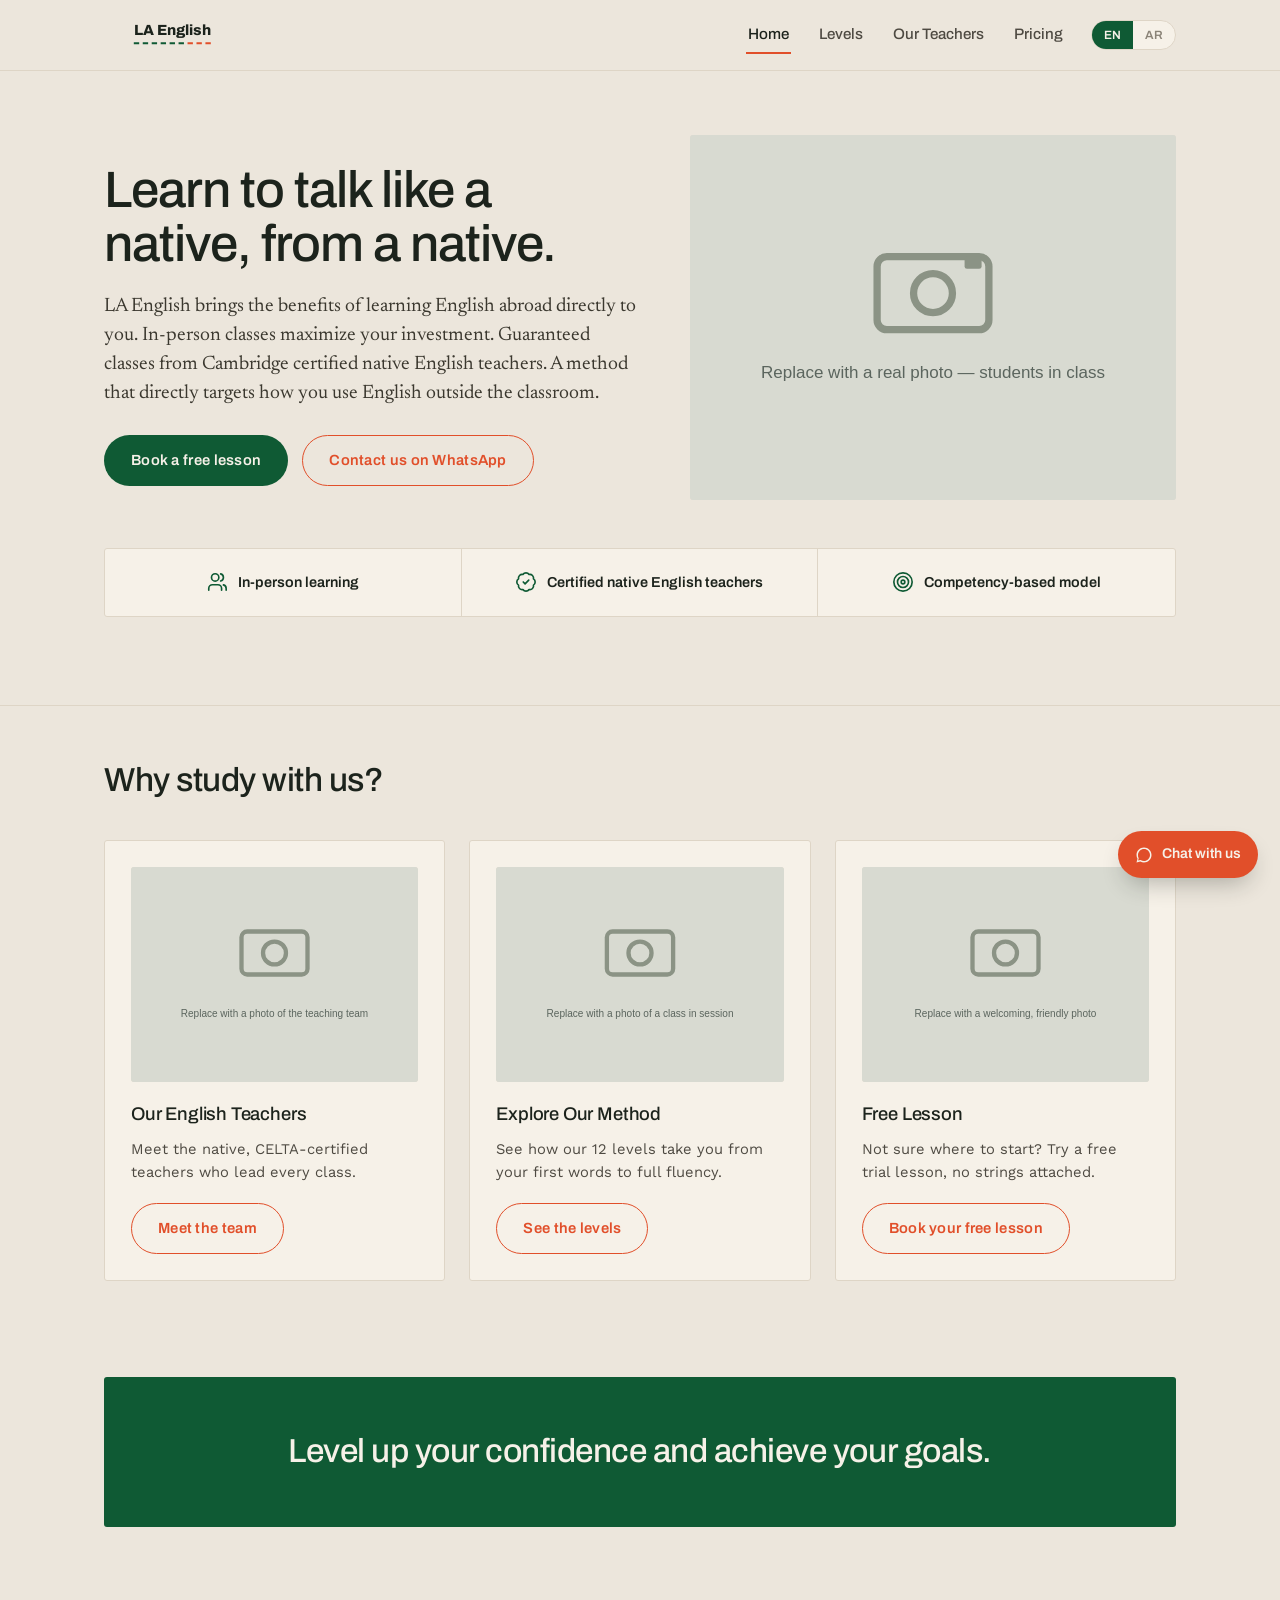
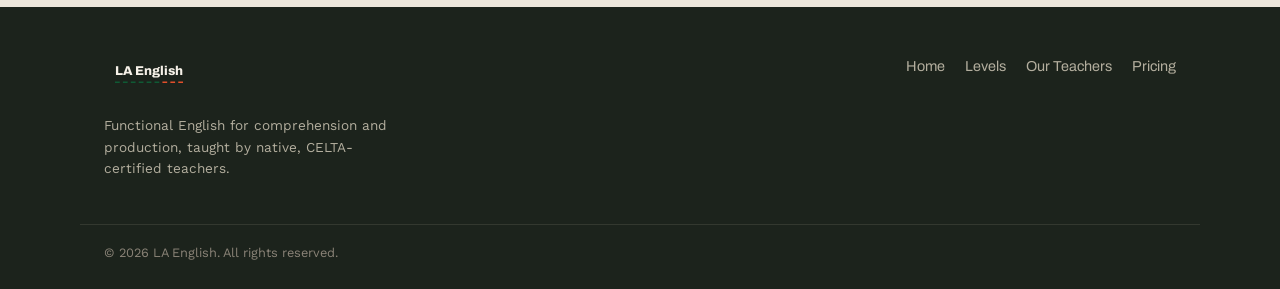
<file: index.html>
<!DOCTYPE html>
<html lang="en" dir="ltr">
<head>
<meta charset="UTF-8">
<meta name="viewport" content="width=device-width, initial-scale=1.0">
<title>LA English — Learn to Talk Like a Native, From a Native</title>
<meta name="description" content="In-person English classes in Saudi Arabia, taught by native, CELTA-certified teachers using a competency-based method.">
<link rel="preconnect" href="https://fonts.googleapis.com">
<link href="https://fonts.googleapis.com/css2?family=Archivo:wght@400;500;600;700;800&family=Work+Sans:wght@300;400;500;600&family=Newsreader:ital,opsz,wght@0,6..72,300;0,6..72,400;0,6..72,500;1,6..72,400&family=Tajawal:wght@400;500;700&display=swap" rel="stylesheet">
<link rel="stylesheet" href="assets/css/style.css">
</head>
<body>

<header class="site-header">
  <div class="nav-wrap">
    <a class="brand" href="index.html" aria-label="LA English home">
      <svg data-logo-wordmark="nav" width="170" height="46" viewBox="0 0 320 100">
        <text id="wordmark-nav" x="40" y="50" text-anchor="start" font-family="Archivo" font-weight="800" font-size="32" fill="#1C231C">LA English</text>
        <line id="seg-green-nav" y1="68" y2="68" stroke="#0F5A34" stroke-width="4"></line>
        <line id="seg-accent-nav" y1="68" y2="68" stroke="#E14F2A" stroke-width="4"></line>
      </svg>
    </a>
    <button class="nav-toggle" aria-label="Toggle menu" aria-expanded="false"><span></span><span></span><span></span></button>
    <nav class="nav">
      <a href="index.html" class="active" data-en="Home" data-ar="الرئيسية">Home</a>
      <a href="levels.html" data-en="Levels" data-ar="المستويات">Levels</a>
      <a href="teachers.html" data-en="Our Teachers" data-ar="معلمونا">Our Teachers</a>
      <a href="pricing.html" data-en="Pricing" data-ar="الأسعار">Pricing</a>
      <div class="nav-actions">
        <div class="lang-toggle">
          <button data-lang="en" class="active">EN</button>
          <button data-lang="ar">AR</button>
        </div>
      </div>
    </nav>
  </div>
</header>

<main>
  <!-- HERO -->
  <section class="hero">
    <div class="container hero-grid">
      <div>
        <h1 style="margin-top:14px;" data-en="Learn to talk like a native, from a native." data-ar="تحدث كالناطقين الأصليين، على يد ناطق أصلي.">Learn to talk like a native, from a native.</h1>
        <p class="lede" data-en="LA English brings the benefits of learning English abroad directly to you. In-person classes maximize your investment. Guaranteed classes from Cambridge certified native English teachers. A method that directly targets how you use English outside the classroom." data-ar="تجلب لك إل إيه إنجلش فوائد تعلّم الإنجليزية في الخارج مباشرة إلى مدينتك. الحصص الحضورية تُعظّم عائد استثمارك. حصص مضمونة من معلمين ناطقين بالإنجليزية وحاصلين على شهادة كامبريدج. منهج يستهدف مباشرة طريقة استخدامك للإنجليزية خارج الصف.">LA English brings the benefits of learning English abroad directly to you. In-person classes maximize your investment. Guaranteed classes from Cambridge certified native English teachers. A method that directly targets how you use English outside the classroom.</p>
        <div class="hero-ctas">
          <a class="btn btn-primary" href="signup.html">
            <span data-en="Book a free lesson" data-ar="احجز حصة مجانية">Book a free lesson</span>
          </a>
          <a class="btn btn-ghost" data-wa-link="hero" href="#" target="_blank" rel="noopener">
            <span data-en="Contact us on WhatsApp" data-ar="تواصل معنا عبر واتساب">Contact us on WhatsApp</span>
          </a>
        </div>
      </div>
      <div class="hero-visual">
        <img src="assets/img/placeholder-hero.svg" alt="" data-en-alt="Students in an English classroom" data-ar-alt="طلاب في صف لتعليم اللغة الإنجليزية">
      </div>
    </div>
    <div class="container">
      <div class="feature-strip">
        <div class="feature-strip-item">
          <svg viewBox="0 0 24 24" fill="none" stroke="currentColor" stroke-width="1.8" stroke-linecap="round" stroke-linejoin="round" aria-hidden="true"><path d="M17 21v-2a4 4 0 0 0-4-4H7a4 4 0 0 0-4 4v2"/><circle cx="10" cy="7" r="4"/><path d="M22 21v-2a4 4 0 0 0-3-3.87"/><path d="M16 3.13a4 4 0 0 1 0 7.75"/></svg>
          <span data-en="In-person learning" data-ar="تعلّم حضوري">In-person learning</span>
        </div>
        <div class="feature-strip-item">
          <svg viewBox="0 0 24 24" fill="none" stroke="currentColor" stroke-width="1.8" stroke-linecap="round" stroke-linejoin="round" aria-hidden="true"><path d="M3.85 8.62a4 4 0 0 1 4.78-4.77 4 4 0 0 1 6.74 0 4 4 0 0 1 4.78 4.78 4 4 0 0 1 0 6.74 4 4 0 0 1-4.77 4.78 4 4 0 0 1-6.75 0 4 4 0 0 1-4.78-4.77 4 4 0 0 1 0-6.76Z"/><path d="m9 12 2 2 4-4"/></svg>
          <span data-en="Certified native English teachers" data-ar="معلمون ناطقون بالإنجليزية ومعتمدون">Certified native English teachers</span>
        </div>
        <div class="feature-strip-item">
          <svg viewBox="0 0 24 24" fill="none" stroke="currentColor" stroke-width="1.8" stroke-linecap="round" stroke-linejoin="round" aria-hidden="true"><circle cx="12" cy="12" r="10"/><circle cx="12" cy="12" r="6"/><circle cx="12" cy="12" r="2"/></svg>
          <span data-en="Competency-based model" data-ar="نموذج قائم على الكفاءة">Competency-based model</span>
        </div>
      </div>
    </div>
  </section>

  <hr class="divider">

  <!-- WHY STUDY WITH US -->
  <section class="tight">
    <div class="container">
      <div class="section-head">
        <h2 data-en="Why study with us?" data-ar="لماذا تدرس معنا؟">Why study with us?</h2>
      </div>
      <div class="grid-3">
        <div class="card why-card">
          <div class="why-thumb"><img src="assets/img/placeholder-teachers.svg" alt=""></div>
          <h3 data-en="Our English Teachers" data-ar="معلمو اللغة الإنجليزية لدينا">Our English Teachers</h3>
          <p data-en="Meet the native, CELTA-certified teachers who lead every class." data-ar="تعرّف على معلمينا الناطقين بالإنجليزية والحاصلين على شهادة CELTA الذين يقودون كل حصة.">Meet the native, CELTA-certified teachers who lead every class.</p>
          <a class="btn btn-ghost" href="teachers.html"><span data-en="Meet the team" data-ar="تعرّف على الفريق">Meet the team</span></a>
        </div>
        <div class="card why-card">
          <div class="why-thumb"><img src="assets/img/placeholder-method.svg" alt=""></div>
          <h3 data-en="Explore Our Method" data-ar="اكتشف منهجنا">Explore Our Method</h3>
          <p data-en="See how our 12 levels take you from your first words to full fluency." data-ar="اكتشف كيف تأخذك مستوياتنا الـ12 من كلماتك الأولى إلى الطلاقة الكاملة.">See how our 12 levels take you from your first words to full fluency.</p>
          <a class="btn btn-ghost" href="levels.html"><span data-en="See the levels" data-ar="اطّلع على المستويات">See the levels</span></a>
        </div>
        <div class="card why-card">
          <div class="why-thumb"><img src="assets/img/placeholder-freelesson.svg" alt=""></div>
          <h3 data-en="Free Lesson" data-ar="حصة مجانية">Free Lesson</h3>
          <p data-en="Not sure where to start? Try a free trial lesson, no strings attached." data-ar="لست متأكدًا من أين تبدأ؟ جرّب حصة تجريبية مجانية بدون أي التزام.">Not sure where to start? Try a free trial lesson, no strings attached.</p>
          <a class="btn btn-ghost" href="signup.html"><span data-en="Book your free lesson" data-ar="احجز حصتك المجانية">Book your free lesson</span></a>
        </div>
      </div>
    </div>
  </section>

  <!-- CLOSING CTA -->
  <section class="tight">
    <div class="container">
      <div class="cta-panel">
        <h2 style="margin-bottom:0;" data-en="Level up your confidence and achieve your goals." data-ar="ارتقِ بثقتك وحقق أهدافك.">Level up your confidence and achieve your goals.</h2>
      </div>
    </div>
  </section>
</main>

<footer class="site-footer">
  <div class="container footer-grid">
    <div>
      <svg data-logo-wordmark="footer" width="150" height="40" viewBox="0 0 320 100" style="margin-bottom:12px;">
        <text id="wordmark-footer" x="0" y="50" text-anchor="start" font-family="Archivo" font-weight="800" font-size="32" fill="#F6F1E8">LA English</text>
        <line id="seg-green-footer" y1="68" y2="68" stroke="#0F5A34" stroke-width="4"></line>
        <line id="seg-accent-footer" y1="68" y2="68" stroke="#E14F2A" stroke-width="4"></line>
      </svg>
      <p style="max-width:36ch; color:#B3AE9E; font-size:0.85rem;" data-en="Functional English for comprehension and production, taught by native, CELTA-certified teachers." data-ar="إنجليزية وظيفية للفهم والإنتاج، يدرّسها معلمون ناطقون بالإنجليزية وحاصلون على CELTA.">Functional English for comprehension and production, taught by native, CELTA-certified teachers.</p>
    </div>
    <nav class="footer-nav">
      <a href="index.html" data-en="Home" data-ar="الرئيسية">Home</a>
      <a href="levels.html" data-en="Levels" data-ar="المستويات">Levels</a>
      <a href="teachers.html" data-en="Our Teachers" data-ar="معلمونا">Our Teachers</a>
      <a href="pricing.html" data-en="Pricing" data-ar="الأسعار">Pricing</a>
    </nav>
  </div>
  <div class="container footer-bottom">
    <span data-en="© 2026 LA English. All rights reserved." data-ar="© 2026 إل إيه إنجلش. جميع الحقوق محفوظة.">© 2026 LA English. All rights reserved.</span>
  </div>
</footer>

<a class="wa-float" data-wa-link="float" href="#" target="_blank" rel="noopener">
  <svg width="18" height="18" viewBox="0 0 24 24" fill="currentColor"><path d="M12 2C6.48 2 2 6.48 2 12c0 1.85.5 3.58 1.36 5.07L2 22l5.07-1.33A9.94 9.94 0 0012 22c5.52 0 10-4.48 10-10S17.52 2 12 2zm0 18c-1.66 0-3.2-.47-4.51-1.28l-.32-.19-3.01.79.8-2.93-.21-.3A7.94 7.94 0 014 12c0-4.41 3.59-8 8-8s8 3.59 8 8-3.59 8-8 8z"/></svg>
  <span data-en="Chat with us" data-ar="تحدث معنا">Chat with us</span>
</a>

<script src="assets/js/main.js"></script>
</body>
</html>
</file>
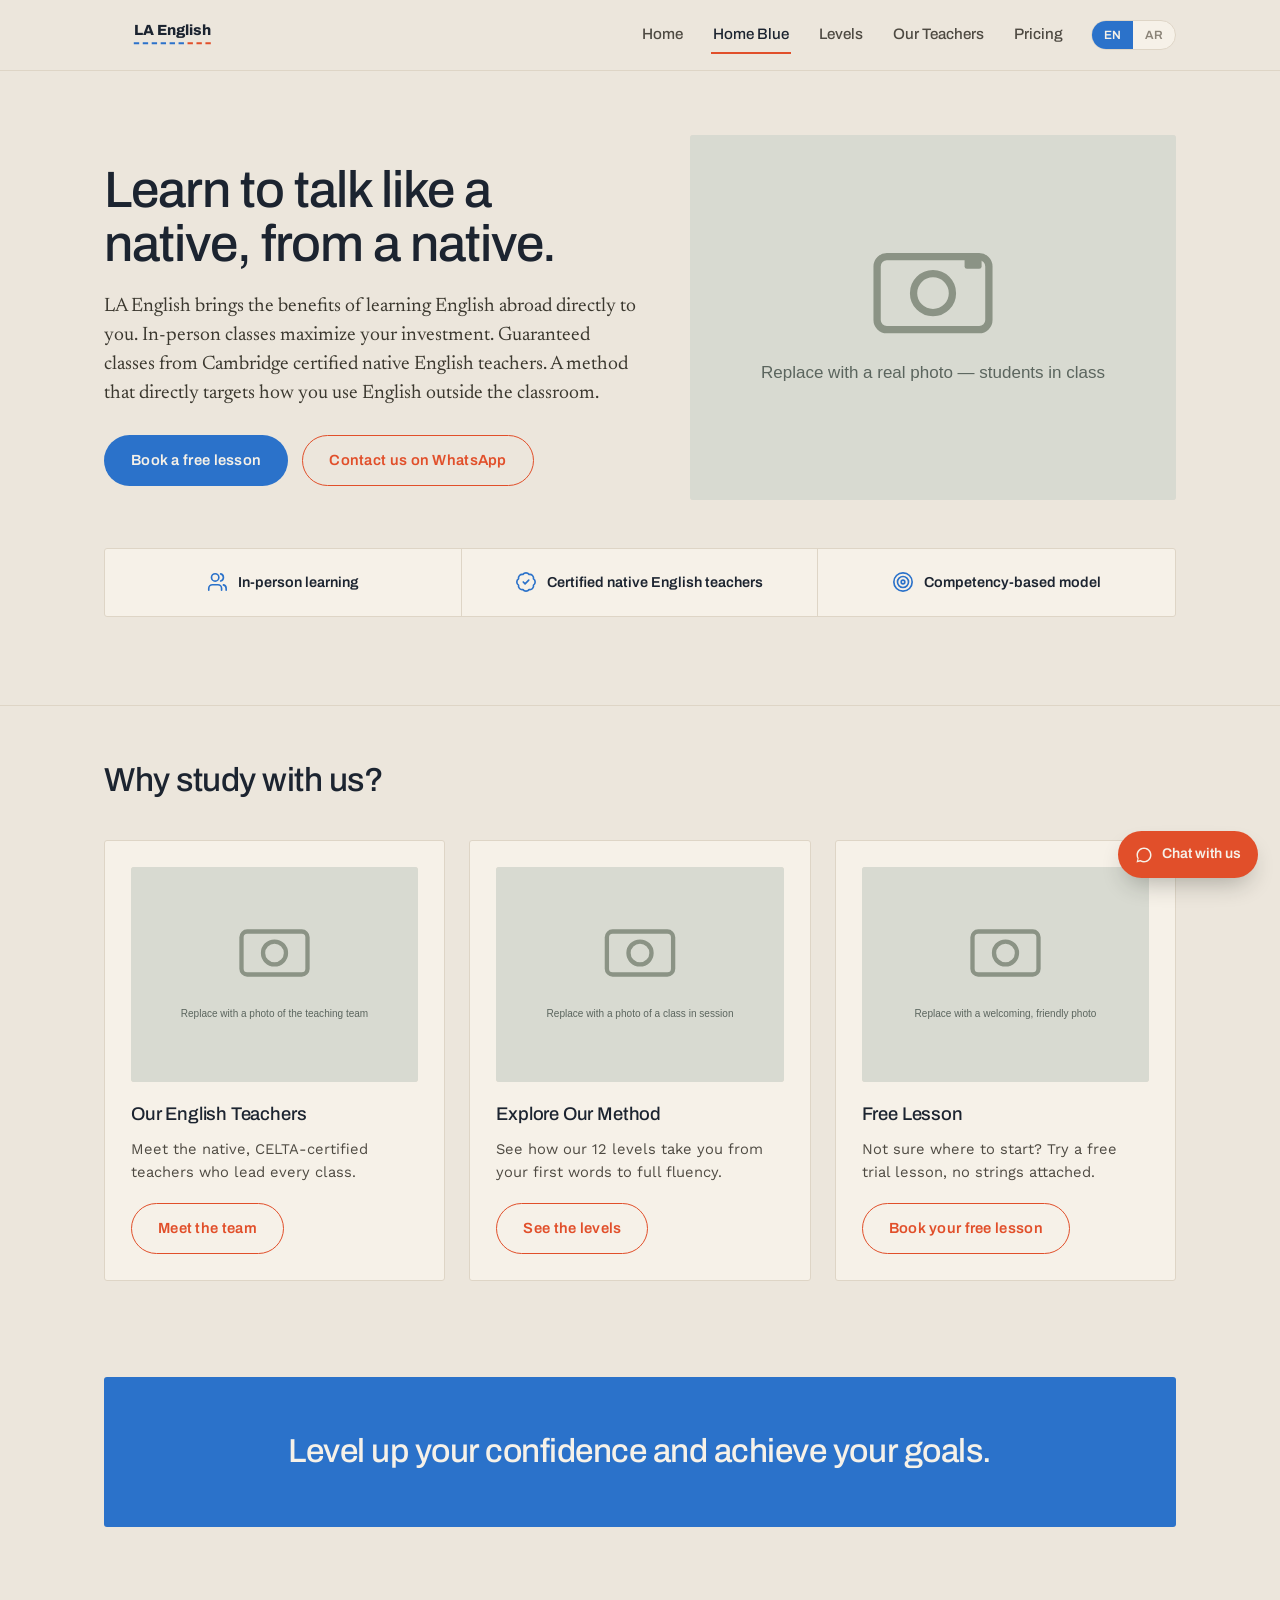
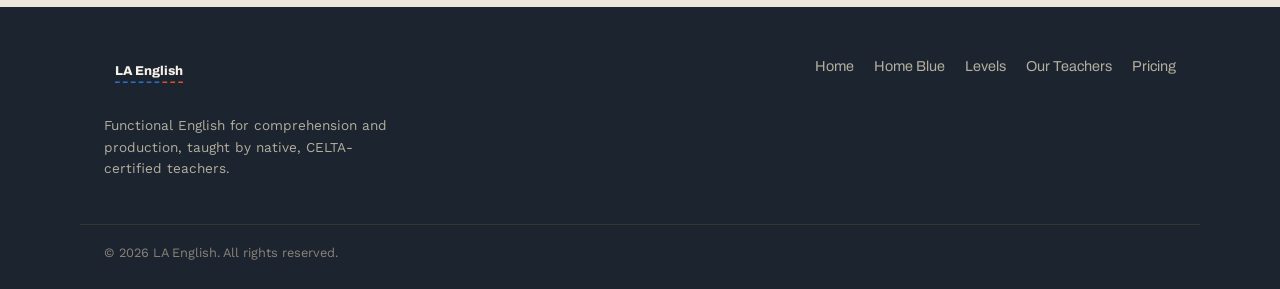
<file: home-blue.html>
<!DOCTYPE html>
<html lang="en" dir="ltr">
<head>
<meta charset="UTF-8">
<meta name="viewport" content="width=device-width, initial-scale=1.0">
<title>Home Blue — LA English</title>
<meta name="description" content="In-person English classes in Saudi Arabia, taught by native, CELTA-certified teachers using a competency-based method.">
<link rel="preconnect" href="https://fonts.googleapis.com">
<link href="https://fonts.googleapis.com/css2?family=Archivo:wght@400;500;600;700;800&family=Work+Sans:wght@300;400;500;600&family=Newsreader:ital,opsz,wght@0,6..72,300;0,6..72,400;0,6..72,500;1,6..72,400&family=Tajawal:wght@400;500;700&display=swap" rel="stylesheet">
<link rel="stylesheet" href="assets/css/style.css">
<style>
  /* Home Blue — "2c · Plaster + Flame · Blue" palette override.
     Same type + design style as the rest of the site; only the palette shifts green → blue. */
  :root{
    --green: #2B72CA;
    --green-deep: #1E5FA8;
    --green-light: #4A8FDA;
    --sage: #9BB8D8;
    --ink: #1C2430;
  }
</style>
</head>
<body>

<header class="site-header">
  <div class="nav-wrap">
    <a class="brand" href="index.html" aria-label="LA English home">
      <svg data-logo-wordmark="nav" width="170" height="46" viewBox="0 0 320 100">
        <text id="wordmark-nav" x="40" y="50" text-anchor="start" font-family="Archivo" font-weight="800" font-size="32" fill="#1C2430">LA English</text>
        <line id="seg-green-nav" y1="68" y2="68" stroke="#2B72CA" stroke-width="4"></line>
        <line id="seg-accent-nav" y1="68" y2="68" stroke="#E14F2A" stroke-width="4"></line>
      </svg>
    </a>
    <button class="nav-toggle" aria-label="Toggle menu" aria-expanded="false"><span></span><span></span><span></span></button>
    <nav class="nav">
      <a href="index.html" data-en="Home" data-ar="الرئيسية">Home</a>
      <a href="home-blue.html" class="active" data-en="Home Blue" data-ar="الرئيسية (أزرق)">Home Blue</a>
      <a href="levels.html" data-en="Levels" data-ar="المستويات">Levels</a>
      <a href="teachers.html" data-en="Our Teachers" data-ar="معلمونا">Our Teachers</a>
      <a href="pricing.html" data-en="Pricing" data-ar="الأسعار">Pricing</a>
      <div class="nav-actions">
        <div class="lang-toggle">
          <button data-lang="en" class="active">EN</button>
          <button data-lang="ar">AR</button>
        </div>
      </div>
    </nav>
  </div>
</header>

<main>
  <!-- HERO -->
  <section class="hero">
    <div class="container hero-grid">
      <div>
        <h1 style="margin-top:14px;" data-en="Learn to talk like a native, from a native." data-ar="تحدث كالناطقين الأصليين، على يد ناطق أصلي.">Learn to talk like a native, from a native.</h1>
        <p class="lede" data-en="LA English brings the benefits of learning English abroad directly to you. In-person classes maximize your investment. Guaranteed classes from Cambridge certified native English teachers. A method that directly targets how you use English outside the classroom." data-ar="تجلب لك إل إيه إنجلش فوائد تعلّم الإنجليزية في الخارج مباشرة إلى مدينتك. الحصص الحضورية تُعظّم عائد استثمارك. حصص مضمونة من معلمين ناطقين بالإنجليزية وحاصلين على شهادة كامبريدج. منهج يستهدف مباشرة طريقة استخدامك للإنجليزية خارج الصف.">LA English brings the benefits of learning English abroad directly to you. In-person classes maximize your investment. Guaranteed classes from Cambridge certified native English teachers. A method that directly targets how you use English outside the classroom.</p>
        <div class="hero-ctas">
          <a class="btn btn-primary" href="signup.html">
            <span data-en="Book a free lesson" data-ar="احجز حصة مجانية">Book a free lesson</span>
          </a>
          <a class="btn btn-ghost" data-wa-link="hero" href="#" target="_blank" rel="noopener">
            <span data-en="Contact us on WhatsApp" data-ar="تواصل معنا عبر واتساب">Contact us on WhatsApp</span>
          </a>
        </div>
      </div>
      <div class="hero-visual">
        <img src="assets/img/placeholder-hero.svg" alt="" data-en-alt="Students in an English classroom" data-ar-alt="طلاب في صف لتعليم اللغة الإنجليزية">
      </div>
    </div>
    <div class="container">
      <div class="feature-strip">
        <div class="feature-strip-item">
          <svg viewBox="0 0 24 24" fill="none" stroke="currentColor" stroke-width="1.8" stroke-linecap="round" stroke-linejoin="round" aria-hidden="true"><path d="M17 21v-2a4 4 0 0 0-4-4H7a4 4 0 0 0-4 4v2"/><circle cx="10" cy="7" r="4"/><path d="M22 21v-2a4 4 0 0 0-3-3.87"/><path d="M16 3.13a4 4 0 0 1 0 7.75"/></svg>
          <span data-en="In-person learning" data-ar="تعلّم حضوري">In-person learning</span>
        </div>
        <div class="feature-strip-item">
          <svg viewBox="0 0 24 24" fill="none" stroke="currentColor" stroke-width="1.8" stroke-linecap="round" stroke-linejoin="round" aria-hidden="true"><path d="M3.85 8.62a4 4 0 0 1 4.78-4.77 4 4 0 0 1 6.74 0 4 4 0 0 1 4.78 4.78 4 4 0 0 1 0 6.74 4 4 0 0 1-4.77 4.78 4 4 0 0 1-6.75 0 4 4 0 0 1-4.78-4.77 4 4 0 0 1 0-6.76Z"/><path d="m9 12 2 2 4-4"/></svg>
          <span data-en="Certified native English teachers" data-ar="معلمون ناطقون بالإنجليزية ومعتمدون">Certified native English teachers</span>
        </div>
        <div class="feature-strip-item">
          <svg viewBox="0 0 24 24" fill="none" stroke="currentColor" stroke-width="1.8" stroke-linecap="round" stroke-linejoin="round" aria-hidden="true"><circle cx="12" cy="12" r="10"/><circle cx="12" cy="12" r="6"/><circle cx="12" cy="12" r="2"/></svg>
          <span data-en="Competency-based model" data-ar="نموذج قائم على الكفاءة">Competency-based model</span>
        </div>
      </div>
    </div>
  </section>

  <hr class="divider">

  <!-- WHY STUDY WITH US -->
  <section class="tight">
    <div class="container">
      <div class="section-head">
        <h2 data-en="Why study with us?" data-ar="لماذا تدرس معنا؟">Why study with us?</h2>
      </div>
      <div class="grid-3">
        <div class="card why-card">
          <div class="why-thumb"><img src="assets/img/placeholder-teachers.svg" alt=""></div>
          <h3 data-en="Our English Teachers" data-ar="معلمو اللغة الإنجليزية لدينا">Our English Teachers</h3>
          <p data-en="Meet the native, CELTA-certified teachers who lead every class." data-ar="تعرّف على معلمينا الناطقين بالإنجليزية والحاصلين على شهادة CELTA الذين يقودون كل حصة.">Meet the native, CELTA-certified teachers who lead every class.</p>
          <a class="btn btn-ghost" href="teachers.html"><span data-en="Meet the team" data-ar="تعرّف على الفريق">Meet the team</span></a>
        </div>
        <div class="card why-card">
          <div class="why-thumb"><img src="assets/img/placeholder-method.svg" alt=""></div>
          <h3 data-en="Explore Our Method" data-ar="اكتشف منهجنا">Explore Our Method</h3>
          <p data-en="See how our 12 levels take you from your first words to full fluency." data-ar="اكتشف كيف تأخذك مستوياتنا الـ12 من كلماتك الأولى إلى الطلاقة الكاملة.">See how our 12 levels take you from your first words to full fluency.</p>
          <a class="btn btn-ghost" href="levels.html"><span data-en="See the levels" data-ar="اطّلع على المستويات">See the levels</span></a>
        </div>
        <div class="card why-card">
          <div class="why-thumb"><img src="assets/img/placeholder-freelesson.svg" alt=""></div>
          <h3 data-en="Free Lesson" data-ar="حصة مجانية">Free Lesson</h3>
          <p data-en="Not sure where to start? Try a free trial lesson, no strings attached." data-ar="لست متأكدًا من أين تبدأ؟ جرّب حصة تجريبية مجانية بدون أي التزام.">Not sure where to start? Try a free trial lesson, no strings attached.</p>
          <a class="btn btn-ghost" href="signup.html"><span data-en="Book your free lesson" data-ar="احجز حصتك المجانية">Book your free lesson</span></a>
        </div>
      </div>
    </div>
  </section>

  <!-- CLOSING CTA -->
  <section class="tight">
    <div class="container">
      <div class="cta-panel">
        <h2 style="margin-bottom:0;" data-en="Level up your confidence and achieve your goals." data-ar="ارتقِ بثقتك وحقق أهدافك.">Level up your confidence and achieve your goals.</h2>
      </div>
    </div>
  </section>
</main>

<footer class="site-footer">
  <div class="container footer-grid">
    <div>
      <svg data-logo-wordmark="footer" width="150" height="40" viewBox="0 0 320 100" style="margin-bottom:12px;">
        <text id="wordmark-footer" x="0" y="50" text-anchor="start" font-family="Archivo" font-weight="800" font-size="32" fill="#F6F1E8">LA English</text>
        <line id="seg-green-footer" y1="68" y2="68" stroke="#2B72CA" stroke-width="4"></line>
        <line id="seg-accent-footer" y1="68" y2="68" stroke="#E14F2A" stroke-width="4"></line>
      </svg>
      <p style="max-width:36ch; color:#B3AE9E; font-size:0.85rem;" data-en="Functional English for comprehension and production, taught by native, CELTA-certified teachers." data-ar="إنجليزية وظيفية للفهم والإنتاج، يدرّسها معلمون ناطقون بالإنجليزية وحاصلون على CELTA.">Functional English for comprehension and production, taught by native, CELTA-certified teachers.</p>
    </div>
    <nav class="footer-nav">
      <a href="index.html" data-en="Home" data-ar="الرئيسية">Home</a>
      <a href="home-blue.html" data-en="Home Blue" data-ar="الرئيسية (أزرق)">Home Blue</a>
      <a href="levels.html" data-en="Levels" data-ar="المستويات">Levels</a>
      <a href="teachers.html" data-en="Our Teachers" data-ar="معلمونا">Our Teachers</a>
      <a href="pricing.html" data-en="Pricing" data-ar="الأسعار">Pricing</a>
    </nav>
  </div>
  <div class="container footer-bottom">
    <span data-en="© 2026 LA English. All rights reserved." data-ar="© 2026 إل إيه إنجلش. جميع الحقوق محفوظة.">© 2026 LA English. All rights reserved.</span>
  </div>
</footer>

<a class="wa-float" data-wa-link="float" href="#" target="_blank" rel="noopener">
  <svg width="18" height="18" viewBox="0 0 24 24" fill="currentColor"><path d="M12 2C6.48 2 2 6.48 2 12c0 1.85.5 3.58 1.36 5.07L2 22l5.07-1.33A9.94 9.94 0 0012 22c5.52 0 10-4.48 10-10S17.52 2 12 2zm0 18c-1.66 0-3.2-.47-4.51-1.28l-.32-.19-3.01.79.8-2.93-.21-.3A7.94 7.94 0 014 12c0-4.41 3.59-8 8-8s8 3.59 8 8-3.59 8-8 8z"/></svg>
  <span data-en="Chat with us" data-ar="تحدث معنا">Chat with us</span>
</a>

<script src="assets/js/main.js"></script>
</body>
</html>
</file>
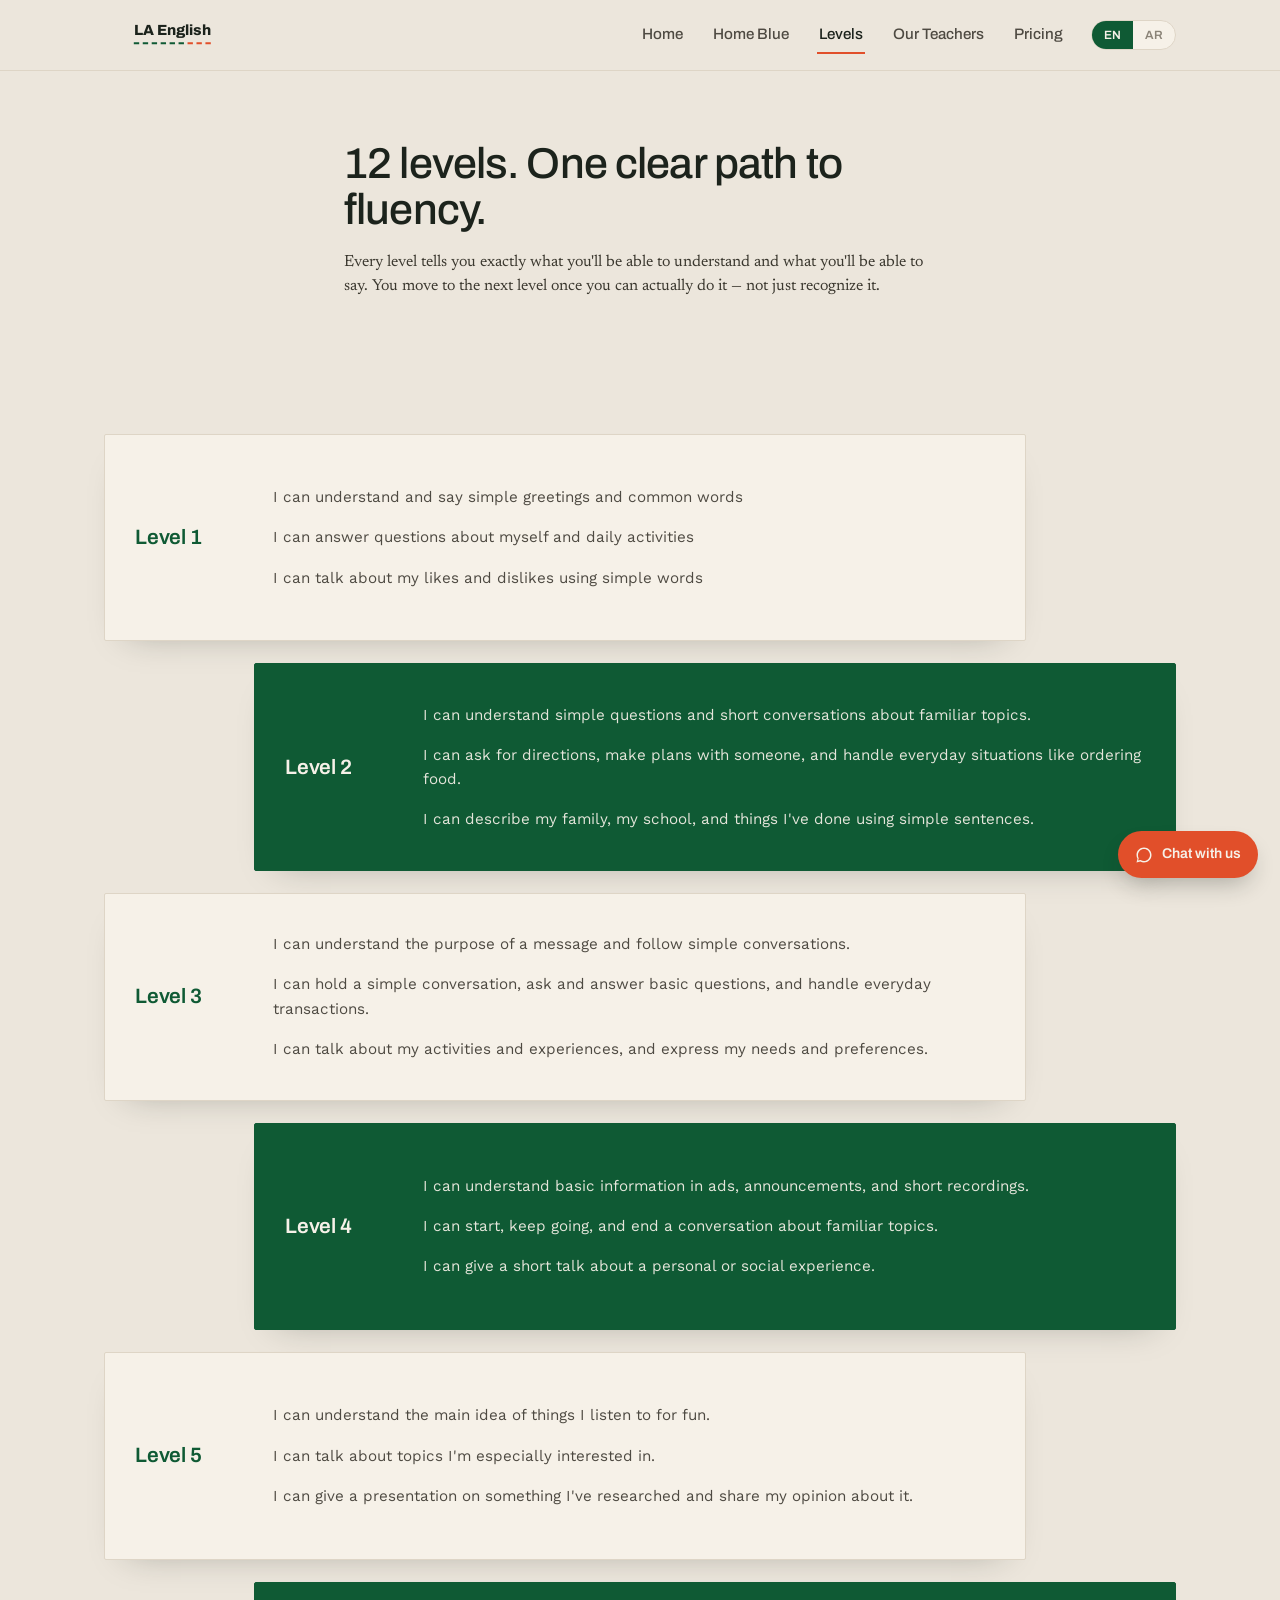
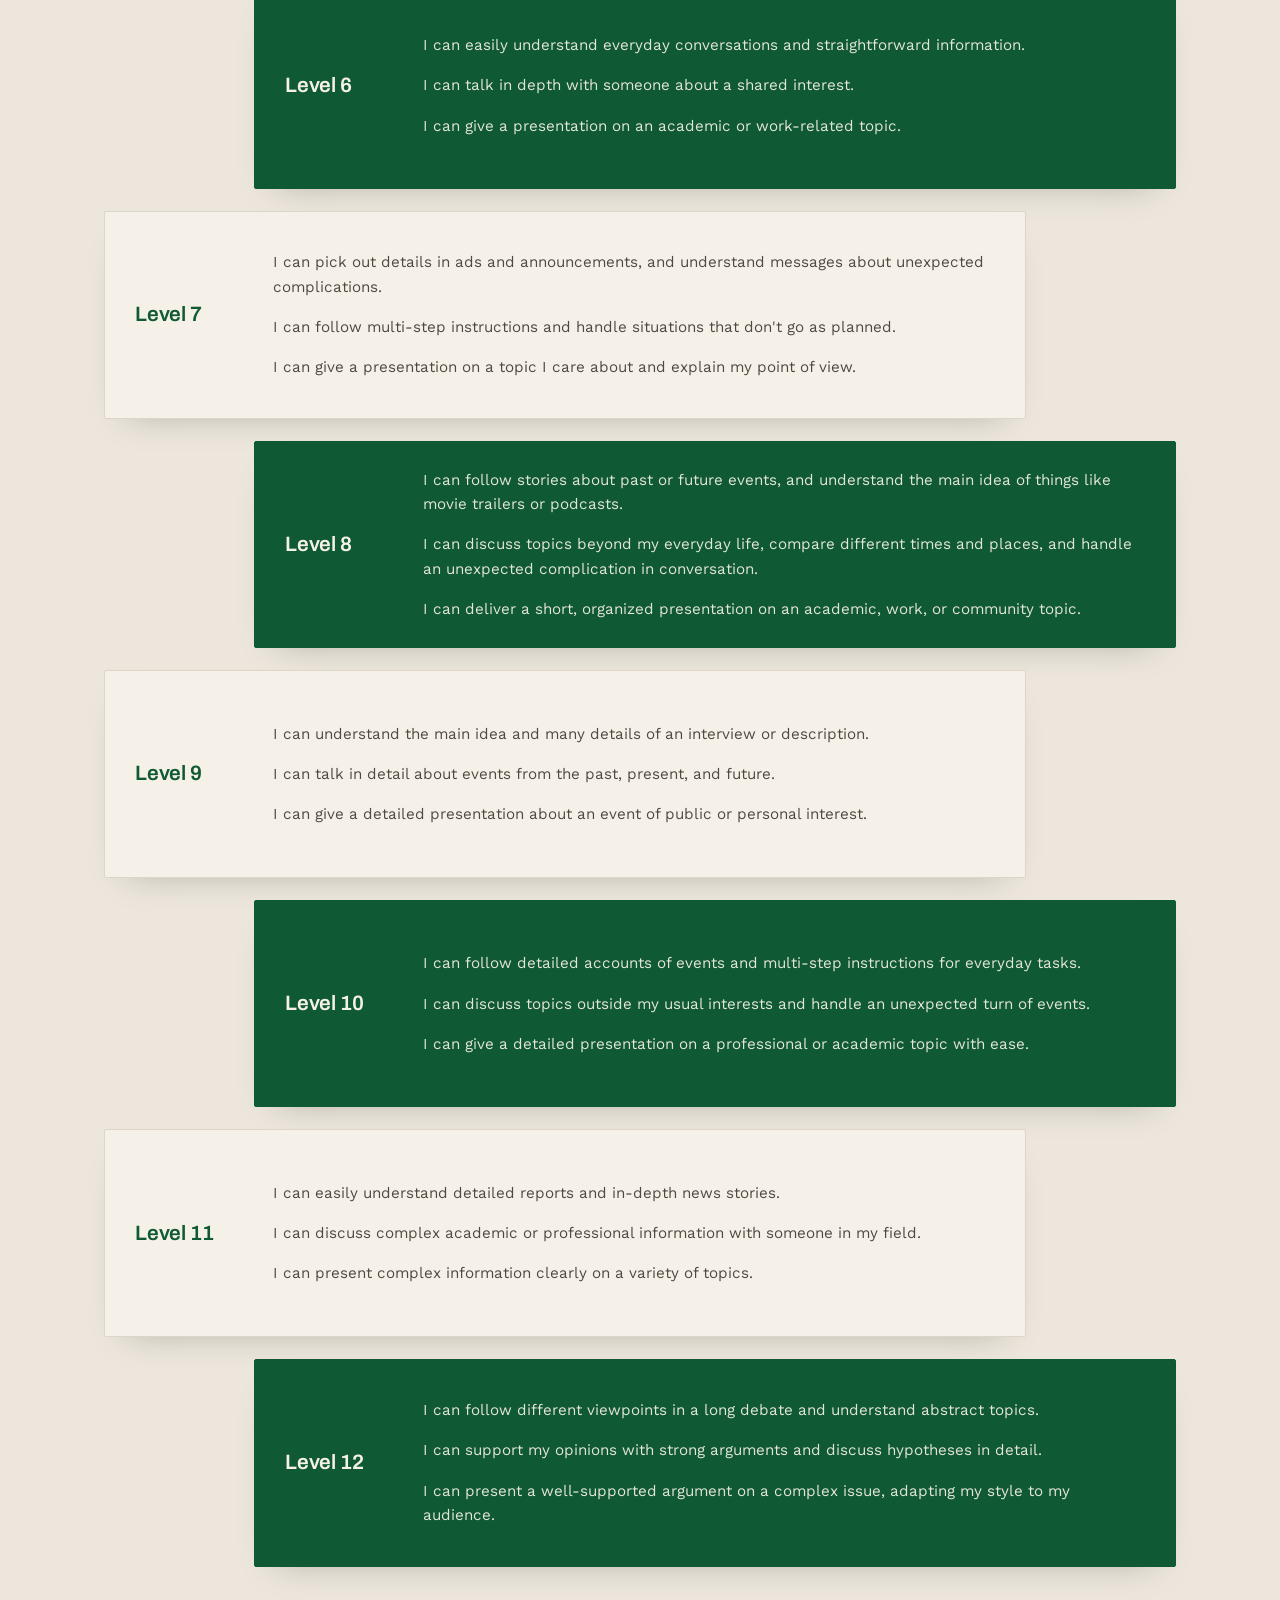
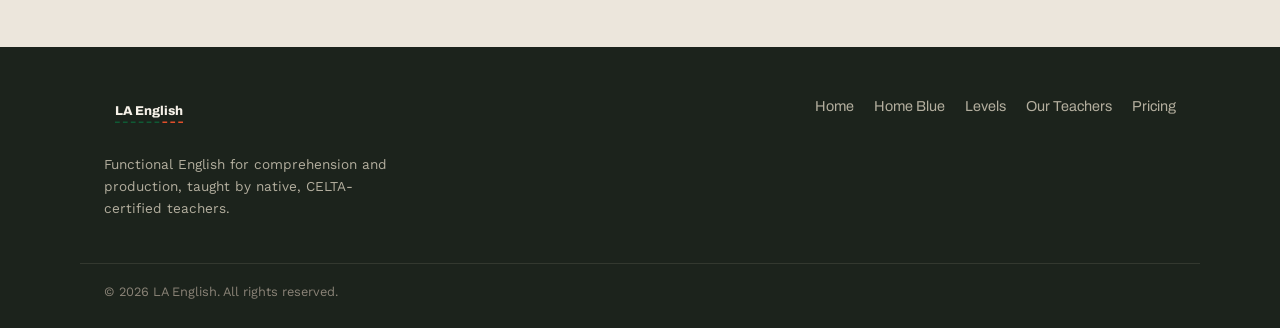
<file: levels.html>
<!DOCTYPE html>
<html lang="en" dir="ltr">
<head>
<meta charset="UTF-8">
<meta name="viewport" content="width=device-width, initial-scale=1.0">
<title>Levels — LA English</title>
<meta name="description" content="12 levels, from your first words to full fluency — see what you'll be able to understand and say at each stage.">
<link rel="preconnect" href="https://fonts.googleapis.com">
<link href="https://fonts.googleapis.com/css2?family=Archivo:wght@400;500;600;700;800&family=Work+Sans:wght@300;400;500;600&family=Newsreader:ital,opsz,wght@0,6..72,300;0,6..72,400;0,6..72,500;1,6..72,400&family=Tajawal:wght@400;500;700&display=swap" rel="stylesheet">
<link rel="stylesheet" href="assets/css/style.css">
</head>
<body>

<header class="site-header">
  <div class="nav-wrap">
    <a class="brand" href="index.html" aria-label="LA English home">
      <svg data-logo-wordmark="nav" width="170" height="46" viewBox="0 0 320 100">
        <text id="wordmark-nav" x="40" y="50" text-anchor="start" font-family="Archivo" font-weight="800" font-size="32" fill="#1C231C">LA English</text>
        <line id="seg-green-nav" y1="68" y2="68" stroke="#0F5A34" stroke-width="4"></line>
        <line id="seg-accent-nav" y1="68" y2="68" stroke="#E14F2A" stroke-width="4"></line>
      </svg>
    </a>
    <button class="nav-toggle" aria-label="Toggle menu" aria-expanded="false"><span></span><span></span><span></span></button>
    <nav class="nav">
      <a href="index.html" data-en="Home" data-ar="الرئيسية">Home</a>
      <a href="home-blue.html" data-en="Home Blue" data-ar="الرئيسية (أزرق)">Home Blue</a>
      <a href="levels.html" class="active" data-en="Levels" data-ar="المستويات">Levels</a>
      <a href="teachers.html" data-en="Our Teachers" data-ar="معلمونا">Our Teachers</a>
      <a href="pricing.html" data-en="Pricing" data-ar="الأسعار">Pricing</a>
      <div class="nav-actions">
        <div class="lang-toggle">
          <button data-lang="en" class="active">EN</button>
          <button data-lang="ar">AR</button>
        </div>
      </div>
    </nav>
  </div>
</header>

<main>
  <section class="tight" style="padding-top:56px;">
    <div class="container section-head">
      <h1 style="font-size:clamp(1.9rem,3.4vw,2.7rem); margin-top:14px;" data-en="12 levels. One clear path to fluency." data-ar="12 مستوى. طريق واضح نحو الطلاقة.">12 levels. One clear path to fluency.</h1>
      <p data-en="Every level tells you exactly what you'll be able to understand and what you'll be able to say. You move to the next level once you can actually do it — not just recognize it." data-ar="كل مستوى يوضّح لك بالتحديد ما ستتمكن من فهمه وما ستتمكن من قوله. تنتقل إلى المستوى التالي عندما تكون قادرًا فعليًا على ذلك — لا مجرد التعرف عليه.">Every level tells you exactly what you'll be able to understand and what you'll be able to say. You move to the next level once you can actually do it — not just recognize it.</p>
    </div>
  </section>

  <section class="tight">
    <div class="container">
      <div class="levels-track" id="levels-track"></div>
    </div>
  </section>

</main>

<footer class="site-footer">
  <div class="container footer-grid">
    <div>
      <svg data-logo-wordmark="footer" width="150" height="40" viewBox="0 0 320 100" style="margin-bottom:12px;">
        <text id="wordmark-footer" x="0" y="50" text-anchor="start" font-family="Archivo" font-weight="800" font-size="32" fill="#F6F1E8">LA English</text>
        <line id="seg-green-footer" y1="68" y2="68" stroke="#0F5A34" stroke-width="4"></line>
        <line id="seg-accent-footer" y1="68" y2="68" stroke="#E14F2A" stroke-width="4"></line>
      </svg>
      <p style="max-width:36ch; color:#B3AE9E; font-size:0.85rem;" data-en="Functional English for comprehension and production, taught by native, CELTA-certified teachers." data-ar="إنجليزية وظيفية للفهم والإنتاج، يدرّسها معلمون ناطقون بالإنجليزية وحاصلون على CELTA.">Functional English for comprehension and production, taught by native, CELTA-certified teachers.</p>
    </div>
    <nav class="footer-nav">
      <a href="index.html" data-en="Home" data-ar="الرئيسية">Home</a>
      <a href="home-blue.html" data-en="Home Blue" data-ar="الرئيسية (أزرق)">Home Blue</a>
      <a href="levels.html" data-en="Levels" data-ar="المستويات">Levels</a>
      <a href="teachers.html" data-en="Our Teachers" data-ar="معلمونا">Our Teachers</a>
      <a href="pricing.html" data-en="Pricing" data-ar="الأسعار">Pricing</a>
    </nav>
  </div>
  <div class="container footer-bottom">
    <span data-en="© 2026 LA English. All rights reserved." data-ar="© 2026 إل إيه إنجلش. جميع الحقوق محفوظة.">© 2026 LA English. All rights reserved.</span>
  </div>
</footer>

<a class="wa-float" data-wa-link="float" href="#" target="_blank" rel="noopener">
  <svg width="18" height="18" viewBox="0 0 24 24" fill="currentColor"><path d="M12 2C6.48 2 2 6.48 2 12c0 1.85.5 3.58 1.36 5.07L2 22l5.07-1.33A9.94 9.94 0 0012 22c5.52 0 10-4.48 10-10S17.52 2 12 2zm0 18c-1.66 0-3.2-.47-4.51-1.28l-.32-.19-3.01.79.8-2.93-.21-.3A7.94 7.94 0 014 12c0-4.41 3.59-8 8-8s8 3.59 8 8-3.59 8-8 8z"/></svg>
  <span data-en="Chat with us" data-ar="تحدث معنا">Chat with us</span>
</a>

<script src="assets/data/levels-data.js"></script>
<script src="assets/js/main.js"></script>
<script src="assets/js/levels.js"></script>
</body>
</html>
</file>
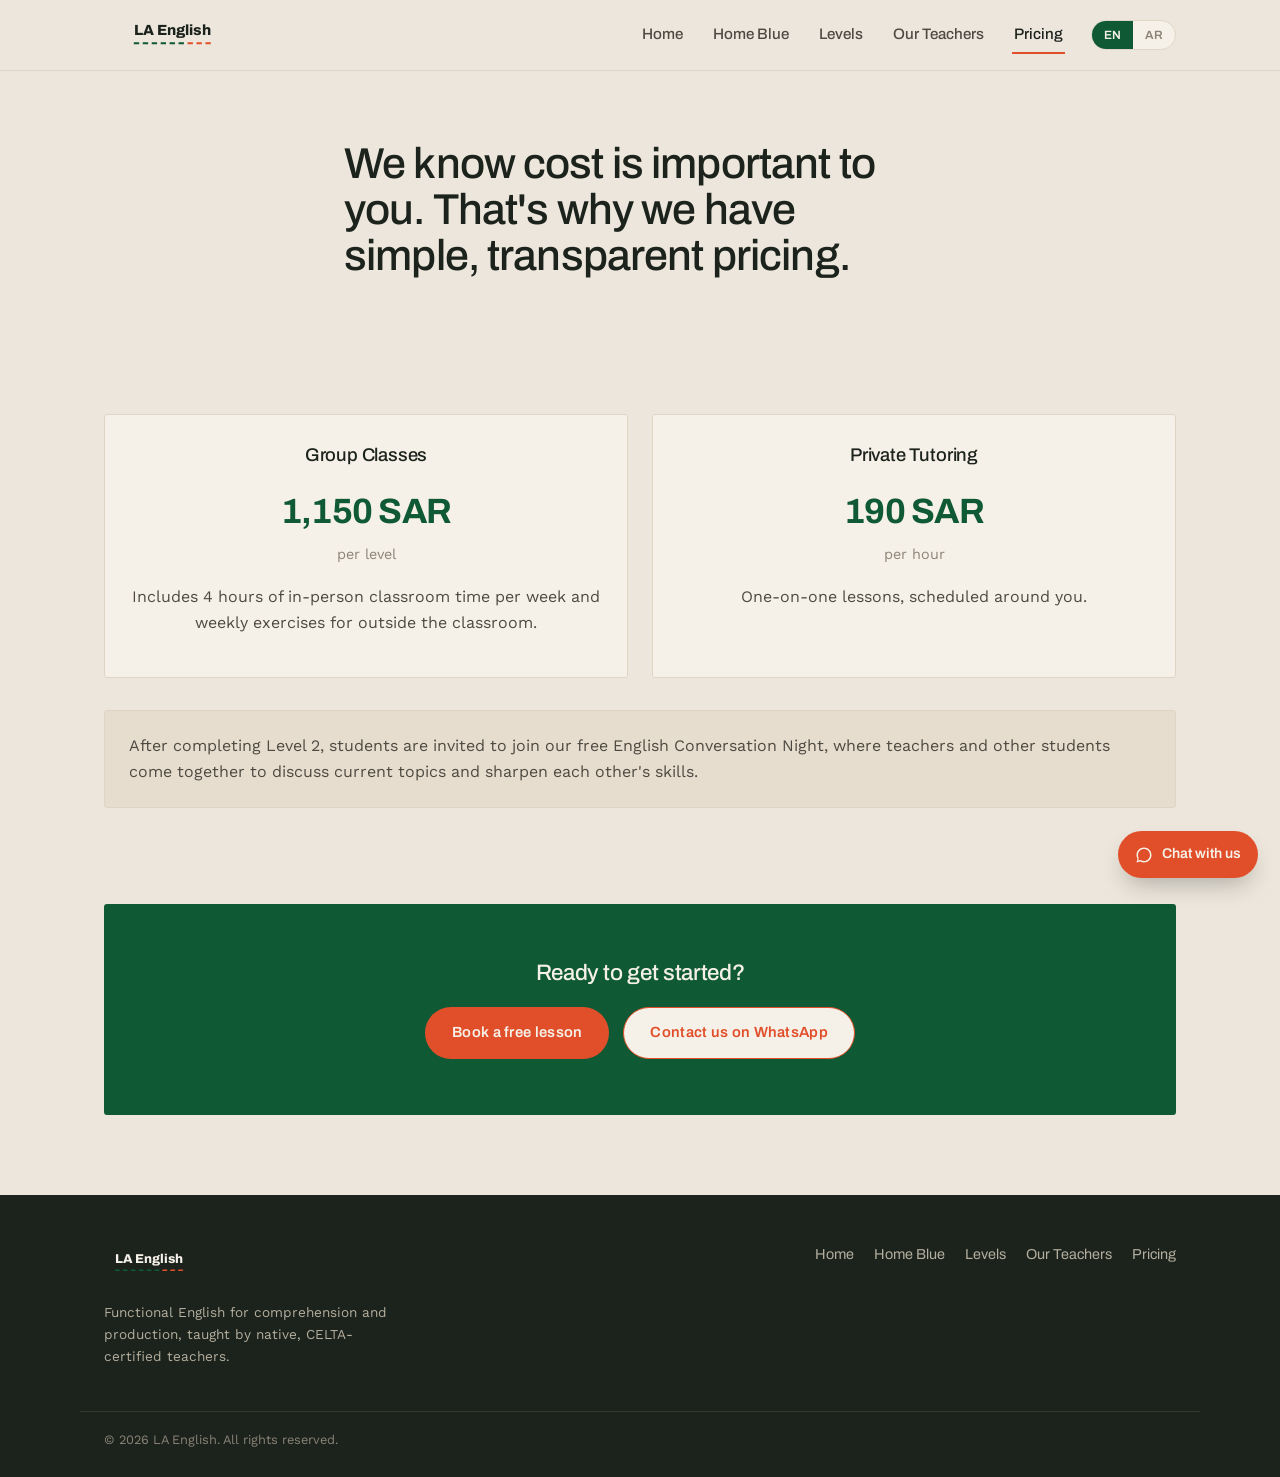
<file: pricing.html>
<!DOCTYPE html>
<html lang="en" dir="ltr">
<head>
<meta charset="UTF-8">
<meta name="viewport" content="width=device-width, initial-scale=1.0">
<title>Pricing — LA English</title>
<meta name="description" content="Simple, transparent pricing for LA English group classes and private tutoring.">
<link rel="preconnect" href="https://fonts.googleapis.com">
<link href="https://fonts.googleapis.com/css2?family=Archivo:wght@400;500;600;700;800&family=Work+Sans:wght@300;400;500;600&family=Newsreader:ital,opsz,wght@0,6..72,300;0,6..72,400;0,6..72,500;1,6..72,400&family=Tajawal:wght@400;500;700&display=swap" rel="stylesheet">
<link rel="stylesheet" href="assets/css/style.css">
</head>
<body>

<header class="site-header">
  <div class="nav-wrap">
    <a class="brand" href="index.html" aria-label="LA English home">
      <svg data-logo-wordmark="nav" width="170" height="46" viewBox="0 0 320 100">
        <text id="wordmark-nav" x="40" y="50" text-anchor="start" font-family="Archivo" font-weight="800" font-size="32" fill="#1C231C">LA English</text>
        <line id="seg-green-nav" y1="68" y2="68" stroke="#0F5A34" stroke-width="4"></line>
        <line id="seg-accent-nav" y1="68" y2="68" stroke="#E14F2A" stroke-width="4"></line>
      </svg>
    </a>
    <button class="nav-toggle" aria-label="Toggle menu" aria-expanded="false"><span></span><span></span><span></span></button>
    <nav class="nav">
      <a href="index.html" data-en="Home" data-ar="الرئيسية">Home</a>
      <a href="home-blue.html" data-en="Home Blue" data-ar="الرئيسية (أزرق)">Home Blue</a>
      <a href="levels.html" data-en="Levels" data-ar="المستويات">Levels</a>
      <a href="teachers.html" data-en="Our Teachers" data-ar="معلمونا">Our Teachers</a>
      <a href="pricing.html" class="active" data-en="Pricing" data-ar="الأسعار">Pricing</a>
      <div class="nav-actions">
        <div class="lang-toggle">
          <button data-lang="en" class="active">EN</button>
          <button data-lang="ar">AR</button>
        </div>
      </div>
    </nav>
  </div>
</header>

<main>
  <section class="tight" style="padding-top:56px;">
    <div class="container section-head">
      <h1 style="font-size:clamp(1.9rem,3.4vw,2.7rem); margin-top:14px;" data-en="We know cost is important to you. That's why we have simple, transparent pricing." data-ar="نعلم أن التكلفة مهمة بالنسبة لك. لهذا السبب لدينا أسعار بسيطة وشفافة.">We know cost is important to you. That's why we have simple, transparent pricing.</h1>
    </div>
  </section>

  <section class="tight">
    <div class="container">
      <div class="grid-2">
        <div class="card price-card">
          <h3 data-en="Group Classes" data-ar="الحصص الجماعية">Group Classes</h3>
          <div class="price"><span data-en="1,150 SAR" data-ar="١,١٥٠ ريال سعودي">1,150 SAR</span></div>
          <div class="price-unit" data-en="per level" data-ar="لكل مستوى">per level</div>
          <p data-en="Includes 4 hours of in-person classroom time per week and weekly exercises for outside the classroom." data-ar="يشمل 4 ساعات من التعليم الحضوري في الصف أسبوعيًا وتمارين أسبوعية لخارج الصف.">Includes 4 hours of in-person classroom time per week and weekly exercises for outside the classroom.</p>
        </div>
        <div class="card price-card">
          <h3 data-en="Private Tutoring" data-ar="الدروس الخصوصية">Private Tutoring</h3>
          <div class="price"><span data-en="190 SAR" data-ar="١٩٠ ريال سعودي">190 SAR</span></div>
          <div class="price-unit" data-en="per hour" data-ar="لكل ساعة">per hour</div>
          <p data-en="One-on-one lessons, scheduled around you." data-ar="حصص فردية، بمواعيد تناسبك.">One-on-one lessons, scheduled around you.</p>
        </div>
      </div>

      <div class="price-note">
        <p style="margin:0;" data-en="After completing Level 2, students are invited to join our free English Conversation Night, where teachers and other students come together to discuss current topics and sharpen each other's skills." data-ar="بعد إتمام المستوى الثاني، يُدعى الطلاب للانضمام إلى ليلة المحادثة الإنجليزية المجانية، حيث يجتمع المعلمون والطلاب الآخرون لمناقشة مواضيع حالية وصقل مهارات بعضهم البعض.">After completing Level 2, students are invited to join our free English Conversation Night, where teachers and other students come together to discuss current topics and sharpen each other's skills.</p>
      </div>
    </div>
  </section>

  <section class="tight">
    <div class="container">
      <div class="cta-panel">
        <h2 style="font-size:1.4rem;" data-en="Ready to get started?" data-ar="مستعد للبدء؟">Ready to get started?</h2>
        <div style="display:flex; gap:14px; justify-content:center; flex-wrap:wrap; margin-top:6px;">
          <a class="btn btn-accent" href="signup.html"><span data-en="Book a free lesson" data-ar="احجز حصة مجانية">Book a free lesson</span></a>
          <a class="btn btn-ghost" style="background:var(--white);" data-wa-link="pricing" href="#" target="_blank" rel="noopener"><span data-en="Contact us on WhatsApp" data-ar="تواصل معنا عبر واتساب">Contact us on WhatsApp</span></a>
        </div>
      </div>
    </div>
  </section>
</main>

<footer class="site-footer">
  <div class="container footer-grid">
    <div>
      <svg data-logo-wordmark="footer" width="150" height="40" viewBox="0 0 320 100" style="margin-bottom:12px;">
        <text id="wordmark-footer" x="0" y="50" text-anchor="start" font-family="Archivo" font-weight="800" font-size="32" fill="#F6F1E8">LA English</text>
        <line id="seg-green-footer" y1="68" y2="68" stroke="#0F5A34" stroke-width="4"></line>
        <line id="seg-accent-footer" y1="68" y2="68" stroke="#E14F2A" stroke-width="4"></line>
      </svg>
      <p style="max-width:36ch; color:#B3AE9E; font-size:0.85rem;" data-en="Functional English for comprehension and production, taught by native, CELTA-certified teachers." data-ar="إنجليزية وظيفية للفهم والإنتاج، يدرّسها معلمون ناطقون بالإنجليزية وحاصلون على CELTA.">Functional English for comprehension and production, taught by native, CELTA-certified teachers.</p>
    </div>
    <nav class="footer-nav">
      <a href="index.html" data-en="Home" data-ar="الرئيسية">Home</a>
      <a href="home-blue.html" data-en="Home Blue" data-ar="الرئيسية (أزرق)">Home Blue</a>
      <a href="levels.html" data-en="Levels" data-ar="المستويات">Levels</a>
      <a href="teachers.html" data-en="Our Teachers" data-ar="معلمونا">Our Teachers</a>
      <a href="pricing.html" data-en="Pricing" data-ar="الأسعار">Pricing</a>
    </nav>
  </div>
  <div class="container footer-bottom">
    <span data-en="© 2026 LA English. All rights reserved." data-ar="© 2026 إل إيه إنجلش. جميع الحقوق محفوظة.">© 2026 LA English. All rights reserved.</span>
  </div>
</footer>

<a class="wa-float" data-wa-link="float" href="#" target="_blank" rel="noopener">
  <svg width="18" height="18" viewBox="0 0 24 24" fill="currentColor"><path d="M12 2C6.48 2 2 6.48 2 12c0 1.85.5 3.58 1.36 5.07L2 22l5.07-1.33A9.94 9.94 0 0012 22c5.52 0 10-4.48 10-10S17.52 2 12 2zm0 18c-1.66 0-3.2-.47-4.51-1.28l-.32-.19-3.01.79.8-2.93-.21-.3A7.94 7.94 0 014 12c0-4.41 3.59-8 8-8s8 3.59 8 8-3.59 8-8 8z"/></svg>
  <span data-en="Chat with us" data-ar="تحدث معنا">Chat with us</span>
</a>

<script src="assets/js/main.js"></script>
</body>
</html>
</file>
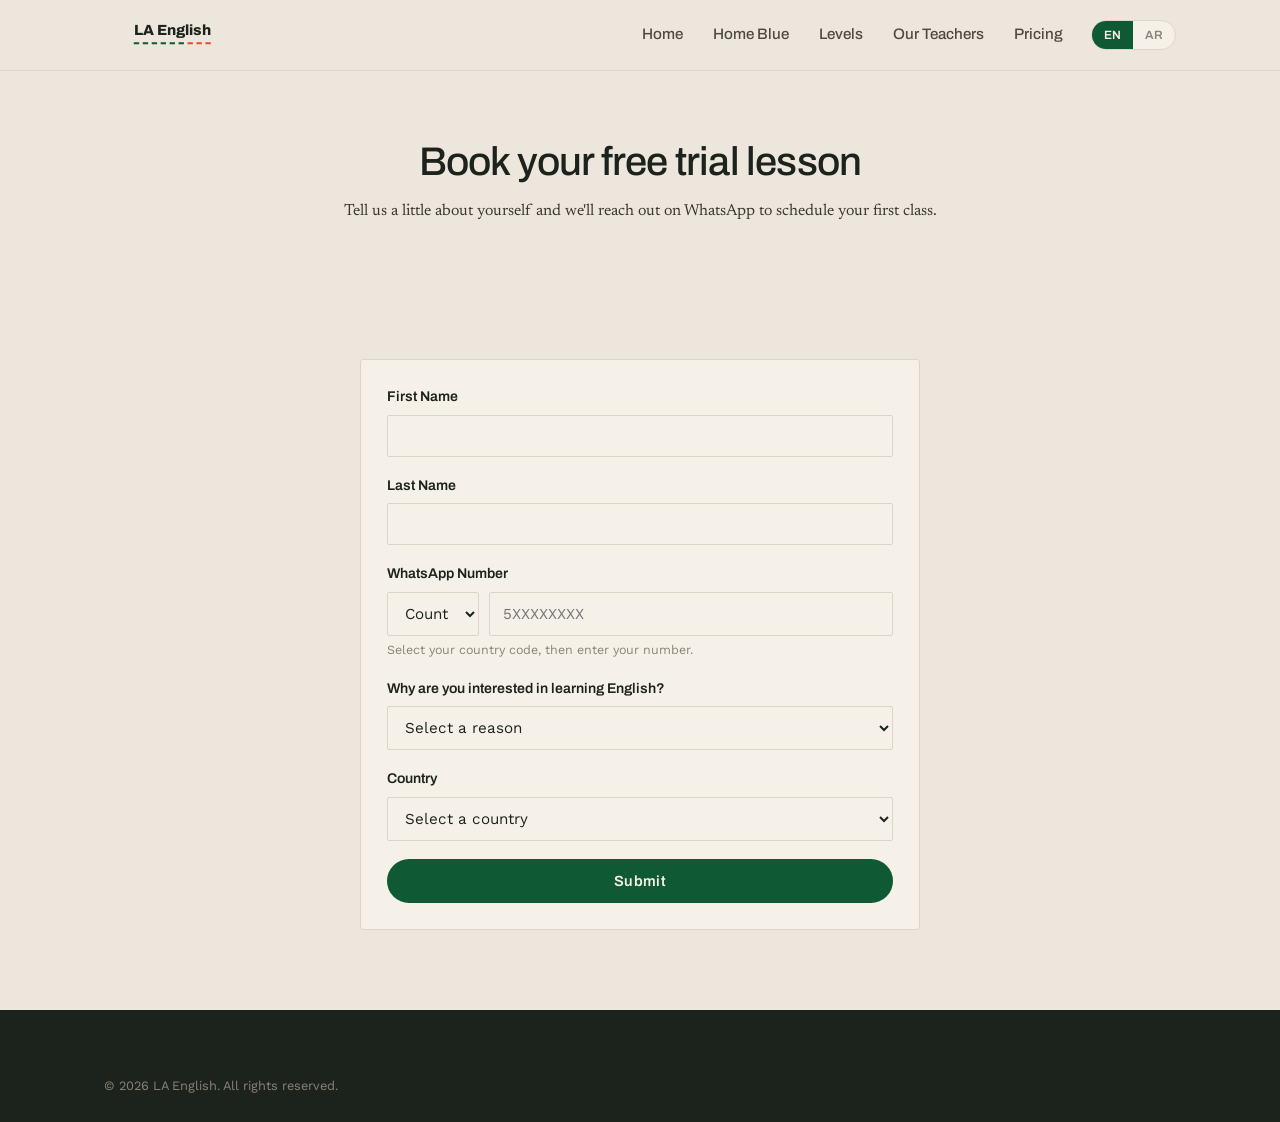
<file: signup.html>
<!DOCTYPE html>
<html lang="en" dir="ltr">
<head>
<meta charset="UTF-8">
<meta name="viewport" content="width=device-width, initial-scale=1.0">
<title>Book a Free Lesson — LA English</title>
<meta name="description" content="Sign up for a free trial English lesson with LA English.">
<link rel="preconnect" href="https://fonts.googleapis.com">
<link href="https://fonts.googleapis.com/css2?family=Archivo:wght@400;500;600;700;800&family=Work+Sans:wght@300;400;500;600&family=Newsreader:ital,opsz,wght@0,6..72,300;0,6..72,400;0,6..72,500;1,6..72,400&family=Tajawal:wght@400;500;700&display=swap" rel="stylesheet">
<link rel="stylesheet" href="assets/css/style.css">
</head>
<body>

<!-- Note: This page is intentionally not included in the navigation bar-->
<header class="site-header">
  <div class="nav-wrap">
    <a class="brand" href="index.html" aria-label="LA English home">
      <svg data-logo-wordmark="nav" width="170" height="46" viewBox="0 0 320 100">
        <text id="wordmark-nav" x="40" y="50" text-anchor="start" font-family="Archivo" font-weight="800" font-size="32" fill="#1C231C">LA English</text>
        <line id="seg-green-nav" y1="68" y2="68" stroke="#0F5A34" stroke-width="4"></line>
        <line id="seg-accent-nav" y1="68" y2="68" stroke="#E14F2A" stroke-width="4"></line>
      </svg>
    </a>
    <button class="nav-toggle" aria-label="Toggle menu" aria-expanded="false"><span></span><span></span><span></span></button>
    <nav class="nav">
      <a href="index.html" data-en="Home" data-ar="الرئيسية">Home</a>
      <a href="home-blue.html" data-en="Home Blue" data-ar="الرئيسية (أزرق)">Home Blue</a>
      <a href="levels.html" data-en="Levels" data-ar="المستويات">Levels</a>
      <a href="teachers.html" data-en="Our Teachers" data-ar="معلمونا">Our Teachers</a>
      <a href="pricing.html" data-en="Pricing" data-ar="الأسعار">Pricing</a>
      <div class="nav-actions">
        <div class="lang-toggle">
          <button data-lang="en" class="active">EN</button>
          <button data-lang="ar">AR</button>
        </div>
      </div>
    </nav>
  </div>
</header>

<main>
  <section class="tight" style="padding-top:56px;">
    <div class="container">
      <div class="section-head" style="text-align:center; margin-left:auto; margin-right:auto;">
        <h1 style="font-size:clamp(1.9rem,3.4vw,2.5rem); margin-top:14px;" data-en="Book your free trial lesson" data-ar="احجز حصتك التجريبية المجانية">Book your free trial lesson</h1>
        <p data-en="Tell us a little about yourself and we'll reach out on WhatsApp to schedule your first class." data-ar="أخبرنا قليلاً عن نفسك وسنتواصل معك عبر واتساب لتحديد موعد حصتك الأولى.">Tell us a little about yourself and we'll reach out on WhatsApp to schedule your first class.</p>
      </div>
    </div>
  </section>

  <section class="tight">
    <div class="container">
      <div class="card form-card">
        <form id="signup-form" novalidate>

          <div class="field">
            <label for="firstName" data-en="First Name" data-ar="الاسم الأول">First Name</label>
            <input type="text" id="firstName" name="firstName" required>
          </div>

          <div class="field">
            <label for="lastName" data-en="Last Name" data-ar="اسم العائلة">Last Name</label>
            <input type="text" id="lastName" name="lastName" required>
          </div>

          <div class="field">
            <label for="whatsapp" data-en="WhatsApp Number" data-ar="رقم الواتساب">WhatsApp Number</label>
            <div class="phone-field">
              <select id="whatsappCode" name="whatsappCode" required aria-label="Country code"></select>
              <input type="tel" id="whatsapp" name="whatsapp" placeholder="5XXXXXXXX" inputmode="numeric" required>
            </div>
            <div class="field-hint" data-en="Select your country code, then enter your number." data-ar="اختر رمز الدولة، ثم أدخل رقمك.">Select your country code, then enter your number without it.</div>
            <div class="field-error" id="whatsapp-error" data-en="Please enter a valid phone number (numbers only, no leading 0)." data-ar="يرجى إدخال رقم هاتف صحيح (أرقام فقط).">Please enter a valid phone number (numbers only).</div>
          </div>

          <div class="field">
            <label for="reason" data-en="Why are you interested in learning English?" data-ar="لماذا أنت مهتم بتعلم اللغة الإنجليزية؟">Why are you interested in learning English?</label>
            <select id="reason" name="reason" required></select>
          </div>

          <div class="field">
            <label for="country" data-en="Country" data-ar="الدولة">Country</label>
            <select id="country" name="country" required></select>
          </div>

          <div class="field" id="province-field" style="display:none;">
            <label for="province" data-en="Region" data-ar="المنطقة">Region</label>
            <select id="province" name="province"></select>
          </div>

          <button type="submit" class="btn btn-primary btn-block">
            <span data-en="Submit" data-ar="إرسال">Submit</span>
          </button>

          <div id="form-msg" class="form-msg" role="status" aria-live="polite"></div>
        </form>
      </div>
    </div>
  </section>
</main>

<footer class="site-footer">
  <div class="container footer-bottom" style="border-top:none; margin-top:0;">
    <span data-en="© 2026 LA English. All rights reserved." data-ar="© 2026 إل إيه إنجلش. جميع الحقوق محفوظة.">© 2026 LA English. All rights reserved.</span>
  </div>
</footer>

<script src="assets/data/form-data.js"></script>
<script src="assets/js/main.js"></script>
<script src="assets/js/signup.js"></script>
</body>
</html>
</file>
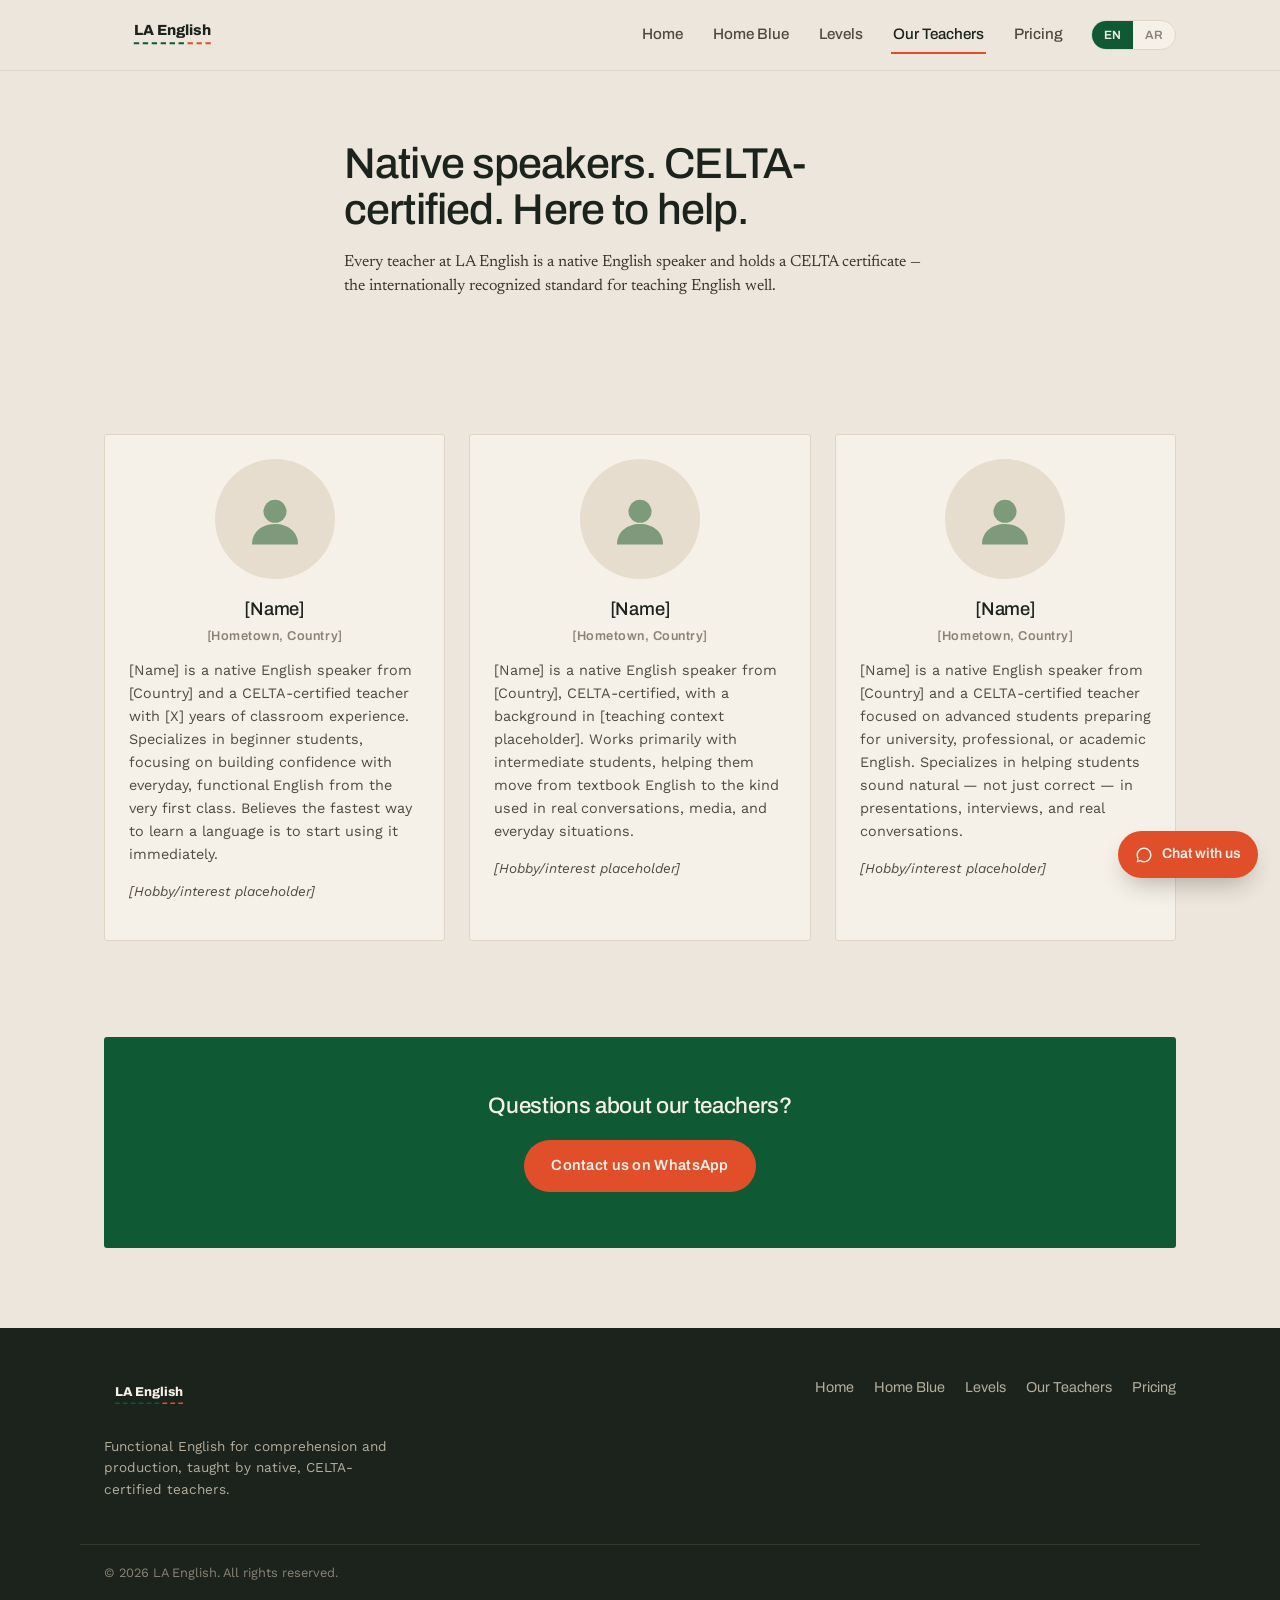
<file: teachers.html>
<!DOCTYPE html>
<html lang="en" dir="ltr">
<head>
<meta charset="UTF-8">
<meta name="viewport" content="width=device-width, initial-scale=1.0">
<title>Our Teachers — LA English</title>
<meta name="description" content="Meet the native, CELTA-certified teachers who lead every LA English class.">
<link rel="preconnect" href="https://fonts.googleapis.com">
<link href="https://fonts.googleapis.com/css2?family=Archivo:wght@400;500;600;700;800&family=Work+Sans:wght@300;400;500;600&family=Newsreader:ital,opsz,wght@0,6..72,300;0,6..72,400;0,6..72,500;1,6..72,400&family=Tajawal:wght@400;500;700&display=swap" rel="stylesheet">
<link rel="stylesheet" href="assets/css/style.css">
</head>
<body>

<header class="site-header">
  <div class="nav-wrap">
    <a class="brand" href="index.html" aria-label="LA English home">
      <svg data-logo-wordmark="nav" width="170" height="46" viewBox="0 0 320 100">
        <text id="wordmark-nav" x="40" y="50" text-anchor="start" font-family="Archivo" font-weight="800" font-size="32" fill="#1C231C">LA English</text>
        <line id="seg-green-nav" y1="68" y2="68" stroke="#0F5A34" stroke-width="4"></line>
        <line id="seg-accent-nav" y1="68" y2="68" stroke="#E14F2A" stroke-width="4"></line>
      </svg>
    </a>
    <button class="nav-toggle" aria-label="Toggle menu" aria-expanded="false"><span></span><span></span><span></span></button>
    <nav class="nav">
      <a href="index.html" data-en="Home" data-ar="الرئيسية">Home</a>
      <a href="home-blue.html" data-en="Home Blue" data-ar="الرئيسية (أزرق)">Home Blue</a>
      <a href="levels.html" data-en="Levels" data-ar="المستويات">Levels</a>
      <a href="teachers.html" class="active" data-en="Our Teachers" data-ar="معلمونا">Our Teachers</a>
      <a href="pricing.html" data-en="Pricing" data-ar="الأسعار">Pricing</a>
      <div class="nav-actions">
        <div class="lang-toggle">
          <button data-lang="en" class="active">EN</button>
          <button data-lang="ar">AR</button>
        </div>
      </div>
    </nav>
  </div>
</header>

<main>
  <section class="tight" style="padding-top:56px;">
    <div class="container section-head">
      <h1 style="font-size:clamp(1.9rem,3.4vw,2.7rem); margin-top:14px;" data-en="Native speakers. CELTA-certified. Here to help." data-ar="ناطقون أصليون. حاصلون على شهادة CELTA. هنا لمساعدتك.">Native speakers. CELTA-certified. Here to help.</h1>
      <p data-en="Every teacher at LA English is a native English speaker and holds a CELTA certificate — the internationally recognized standard for teaching English well." data-ar="كل معلم في إل إيه إنجلش هو ناطق أصلي بالإنجليزية وحاصل على شهادة CELTA — المعيار المعترف به دوليًا لتدريس اللغة الإنجليزية باحتراف.">Every teacher at LA English is a native English speaker and holds a CELTA certificate — the internationally recognized standard for teaching English well.</p>
    </div>
  </section>

  <section class="tight">
    <div class="container">
      <div class="teacher-grid" id="teacher-grid"></div>
    </div>
  </section>

  <section class="tight">
    <div class="container">
      <div class="cta-panel">
        <h2 style="font-size:1.4rem;" data-en="Questions about our teachers?" data-ar="لديك أسئلة حول معلمينا؟">Questions about our teachers?</h2>
        <a class="btn btn-accent" data-wa-link="teachers" href="#" target="_blank" rel="noopener">
          <span data-en="Contact us on WhatsApp" data-ar="تواصل معنا عبر واتساب">Contact us on WhatsApp</span>
        </a>
      </div>
    </div>
  </section>
</main>

<footer class="site-footer">
  <div class="container footer-grid">
    <div>
      <svg data-logo-wordmark="footer" width="150" height="40" viewBox="0 0 320 100" style="margin-bottom:12px;">
        <text id="wordmark-footer" x="0" y="50" text-anchor="start" font-family="Archivo" font-weight="800" font-size="32" fill="#F6F1E8">LA English</text>
        <line id="seg-green-footer" y1="68" y2="68" stroke="#0F5A34" stroke-width="4"></line>
        <line id="seg-accent-footer" y1="68" y2="68" stroke="#E14F2A" stroke-width="4"></line>
      </svg>
      <p style="max-width:36ch; color:#B3AE9E; font-size:0.85rem;" data-en="Functional English for comprehension and production, taught by native, CELTA-certified teachers." data-ar="إنجليزية وظيفية للفهم والإنتاج، يدرّسها معلمون ناطقون بالإنجليزية وحاصلون على CELTA.">Functional English for comprehension and production, taught by native, CELTA-certified teachers.</p>
    </div>
    <nav class="footer-nav">
      <a href="index.html" data-en="Home" data-ar="الرئيسية">Home</a>
      <a href="home-blue.html" data-en="Home Blue" data-ar="الرئيسية (أزرق)">Home Blue</a>
      <a href="levels.html" data-en="Levels" data-ar="المستويات">Levels</a>
      <a href="teachers.html" data-en="Our Teachers" data-ar="معلمونا">Our Teachers</a>
      <a href="pricing.html" data-en="Pricing" data-ar="الأسعار">Pricing</a>
    </nav>
  </div>
  <div class="container footer-bottom">
    <span data-en="© 2026 LA English. All rights reserved." data-ar="© 2026 إل إيه إنجلش. جميع الحقوق محفوظة.">© 2026 LA English. All rights reserved.</span>
  </div>
</footer>

<a class="wa-float" data-wa-link="float" href="#" target="_blank" rel="noopener">
  <svg width="18" height="18" viewBox="0 0 24 24" fill="currentColor"><path d="M12 2C6.48 2 2 6.48 2 12c0 1.85.5 3.58 1.36 5.07L2 22l5.07-1.33A9.94 9.94 0 0012 22c5.52 0 10-4.48 10-10S17.52 2 12 2zm0 18c-1.66 0-3.2-.47-4.51-1.28l-.32-.19-3.01.79.8-2.93-.21-.3A7.94 7.94 0 014 12c0-4.41 3.59-8 8-8s8 3.59 8 8-3.59 8-8 8z"/></svg>
  <span data-en="Chat with us" data-ar="تحدث معنا">Chat with us</span>
</a>

<script src="assets/data/teachers-data.js"></script>
<script src="assets/js/main.js"></script>
<script src="assets/js/teachers.js"></script>
</body>
</html>
</file>
<file: assets/css/style.css>
/* ==========================================================================
   LA English — Design tokens
   Palette / type / design style: "1e — Plaster + Flame"
   (Gateway English Green Palette, direction 1e)
   ========================================================================== */

:root{
  --green: #0F5A34;
  --green-deep: #0B4429;
  --green-light: #1E8A4F;
  --sage: #7D9B7A;
  --ink: #1C231C;
  --white: #F6F1E8;
  --accent: #E14F2A;
  --accent-deep: #C33F1D;

  --bg: #ECE6DC;
  --surface: #F6F1E8;
  --tint: #E6DDCE;
  --line: #DED5C6;
  --line-soft: #E5DCCE;
  --text-soft: #4E4A42;
  --text-faint: #8A8377;

  --font-display: "Archivo", "Helvetica Neue", Arial, sans-serif;
  --font-body: "Work Sans", "Helvetica Neue", Arial, sans-serif;
  --font-serif: "Newsreader", Georgia, "Times New Roman", serif;
  --font-ar: "Tajawal", "Segoe UI", Tahoma, sans-serif;

  --container: 1120px;
  --radius-s: 2px;
  --radius-m: 3px;
  --radius-pill: 999px;
}

*, *::before, *::after{ box-sizing: border-box; }
html{ scroll-behavior: smooth; }
@media (prefers-reduced-motion: reduce){
  html{ scroll-behavior: auto; }
  *{ animation-duration: 0.001ms !important; transition-duration: 0.001ms !important; }
}

body{
  margin:0; background: var(--bg); color: var(--ink);
  font-family: var(--font-body); font-size: 16px; line-height: 1.6;
  -webkit-font-smoothing: antialiased;
}

html[dir="rtl"] body{ font-family: var(--font-ar); }
html[dir="rtl"] .nav a, html[dir="rtl"] .btn, html[dir="rtl"] p, html[dir="rtl"] li,
html[dir="rtl"] h1, html[dir="rtl"] h2, html[dir="rtl"] h3,
html[dir="rtl"] .lede, html[dir="rtl"] .section-head p,
html[dir="rtl"] .level-name, html[dir="rtl"] .card-title{
  font-family: var(--font-ar);
}

h1,h2,h3{ font-family: var(--font-display); font-weight: 500; margin:0 0 0.4em; color: var(--ink); }
h1{ font-size: clamp(2rem, 4vw, 3.2rem); line-height: 1.06; letter-spacing:-0.02em; }
h2{ font-size: clamp(1.5rem, 2.6vw, 2.1rem); line-height: 1.14; letter-spacing:-0.015em; }
h3{ font-size: 1.15rem; letter-spacing:-0.01em; }
p{ color: var(--text-soft); margin:0 0 1em; }
a{ color: inherit; }

/* Editorial voice — intro / lede paragraphs */
.lede, .section-head p{
  font-family: var(--font-serif); font-weight: 400;
  color: #3B382F; line-height: 1.5;
}

/* Eyebrow / kicker */
.eyebrow{
  font-family: var(--font-display); font-weight: 600;
  font-size: 0.75rem; letter-spacing: 0.22em; text-transform: uppercase;
  color: var(--green); margin: 0 0 10px;
}

.container{ max-width: var(--container); margin:0 auto; padding: 0 24px; }
section{ padding: 76px 0; }
section.tight{ padding: 48px 0; }

/* ---------- Header / nav ---------- */
.site-header{
  position: sticky; top:0; z-index:50;
  background: rgba(236,230,220,0.94); backdrop-filter: blur(6px);
  border-bottom: 1px solid var(--line);
}
.nav-wrap{
  display:flex; align-items:center; justify-content:space-between;
  padding: 12px 24px; max-width: var(--container); margin:0 auto;
}
.brand{ display:flex; align-items:center; text-decoration:none; }
.brand svg{ display:block; }

.nav{ display:flex; align-items:center; gap:26px; }
.nav a{
  text-decoration:none; color: var(--text-soft); font-weight:500; font-size:0.95rem;
  font-family: var(--font-display);
  padding:6px 2px; border-bottom:2px solid transparent;
}
.nav a:hover, .nav a.active{ color: var(--ink); border-bottom-color: var(--accent); }

.lang-toggle{
  display:flex; align-items:center; border:1px solid var(--line); border-radius:var(--radius-pill);
  overflow:hidden; font-family: var(--font-display); font-size:0.75rem; background: var(--surface);
}
.lang-toggle button{
  border:none; background:transparent; padding:7px 12px; cursor:pointer; color: var(--text-faint);
  font-family: var(--font-display); font-weight:600; font-size:0.75rem;
}
.lang-toggle button.active{ background: var(--green); color: var(--white); }

.nav-toggle{ display:none; background:none; border:1px solid var(--line); border-radius:var(--radius-s); padding:8px; cursor:pointer; }
.nav-toggle span{ display:block; width:20px; height:2px; background: var(--ink); margin:4px 0; }

@media (max-width: 900px){
  .nav{
    position:absolute; top:100%; left:0; right:0; background: var(--surface);
    flex-direction:column; align-items:flex-start; gap:0; border-bottom:1px solid var(--line);
    display:none; padding:8px 24px 18px;
  }
  .nav.open{ display:flex; }
  .nav a{ width:100%; padding:12px 0; border-bottom:1px solid var(--line); }
  .nav-toggle{ display:block; }
  .nav-actions{ display:flex; align-items:center; gap:10px; }
}
@media (min-width:901px){ .nav-toggle{ display:none; } }

/* ---------- Buttons ---------- */
.btn{
  display:inline-flex; align-items:center; gap:9px;
  font-family: var(--font-display); font-weight:600; font-size:0.92rem; letter-spacing:0.02em;
  padding: 13px 26px; border-radius: var(--radius-pill); text-decoration:none;
  border:1.5px solid transparent; cursor:pointer;
  transition: background-color .15s ease, border-color .15s ease, color .15s ease;
}
.btn-primary{ background: var(--green); color: var(--white); }
.btn-primary:hover{ background: var(--green-deep); }
.btn-accent{ background: var(--accent); color: var(--white); }
.btn-accent:hover{ background: var(--accent-deep); }
.btn-ghost{ background:transparent; border-color: var(--accent); color: var(--accent); }
.btn-ghost:hover{ background: rgba(225,79,42,0.08); border-color: var(--accent-deep); color: var(--accent-deep); }
.btn:focus-visible{ outline:3px solid var(--accent); outline-offset:2px; }
.btn-block{ width:100%; justify-content:center; }

/* ---------- Hero ---------- */
.hero{ padding: 64px 0 80px; }
.hero-grid{ display:grid; grid-template-columns: 1.05fr 0.95fr; gap:48px; align-items:center; }
.hero .lede{ font-size:1.22rem; max-width:52ch; }
.hero-ctas{ display:flex; gap:14px; margin-top:26px; flex-wrap:wrap; }
.hero-visual{
  border-radius: var(--radius-m); overflow:hidden; aspect-ratio: 4/3; background: var(--tint);
}
.hero-visual img{ width:100%; height:100%; object-fit:cover; display:block; }
@media (max-width:900px){ .hero-grid{ grid-template-columns:1fr; } }

.feature-strip{
  display:grid; grid-template-columns:repeat(3,minmax(0,1fr));
  background: var(--surface); border:1px solid var(--line); border-radius: var(--radius-m);
  margin-top:48px; overflow:hidden;
}
.feature-strip-item{
  display:flex; align-items:center; justify-content:center; gap:10px;
  padding:22px 16px; border-inline-end:1px solid var(--line);
  font-family: var(--font-display); font-weight:600; font-size:0.9rem; color: var(--ink);
  text-align:center;
}
.feature-strip-item:last-child{ border-inline-end:none; }
.feature-strip-item svg{ width:22px; height:22px; color: var(--green); flex-shrink:0; }
@media (max-width:760px){
  .feature-strip{ grid-template-columns:1fr; }
  .feature-strip-item{ border-inline-end:none; border-bottom:1px solid var(--line); justify-content:flex-start; }
  .feature-strip-item:last-child{ border-bottom:none; }
}

/* ---------- Cards / grids ---------- */
.grid-3{ display:grid; grid-template-columns:repeat(3,1fr); gap:24px; }
.grid-2{ display:grid; grid-template-columns:repeat(2,1fr); gap:24px; }
@media (max-width:900px){ .grid-3, .grid-2{ grid-template-columns:1fr; } }

.card{ background: var(--surface); border:1px solid var(--line); border-radius: var(--radius-m); padding:26px; }

/* ---------- Why study with us ---------- */
.why-card{ display:flex; flex-direction:column; }
.why-thumb{
  border-radius: var(--radius-m); overflow:hidden; aspect-ratio: 4/3; background: var(--tint); margin-bottom:18px;
}
.why-thumb img{ width:100%; height:100%; object-fit:cover; display:block; }
.why-card h3{ margin-bottom:8px; }
.why-card p{ font-size:0.92rem; margin-bottom:18px; }
.why-card .btn{ margin-top:auto; align-self:flex-start; }

/* ---------- Closing CTA ---------- */
.cta-panel{
  background: var(--green); border-radius: var(--radius-m); padding:56px 40px;
  text-align:center; color: var(--white);
}
.cta-panel h2{ color: var(--white); margin-bottom:22px; }

/* ---------- Levels page ---------- */
.levels-track{ display:flex; flex-direction:column; gap:22px; }
.level-row{ display:flex; width:100%; justify-content:flex-start; }
.level-row.align-right{ justify-content:flex-end; }
.level-card{
  width:86%; background: var(--surface); border:1px solid var(--line); border-radius: var(--radius-s);
  box-shadow:0 16px 34px -24px rgba(28,35,28,0.35); padding:26px 30px;
  display:grid; grid-template-columns:110px 1fr; gap:28px; align-items:center;
}
.level-row.align-right .level-card{ background: var(--green); border-color: var(--green); }
.level-name{ font-family: var(--font-display); font-weight:600; font-size:1.3rem; margin:0; color: var(--green); white-space:nowrap; letter-spacing:-0.01em; }
.level-row.align-right .level-name{ color: var(--white); }
.level-card ul{ list-style:none; margin:0; padding:0; display:flex; flex-direction:column; gap:16px; }
.level-card li{ font-size:0.95rem; font-weight:400; line-height:1.6; color: var(--text-soft); }
.level-row.align-right .level-card li{ color: rgba(246,241,232,0.92); }

@media (max-width:820px){
  .level-row, .level-row.align-right{ justify-content:center; }
  .level-card{ width:92%; grid-template-columns:1fr; gap:14px; }
}

/* ---------- Teachers page ---------- */
.teacher-grid{
  display:grid; grid-template-columns:repeat(auto-fill, minmax(260px,1fr)); gap:24px;
}
.teacher-card{ background: var(--surface); border:1px solid var(--line); border-radius: var(--radius-m); padding:24px; text-align:center; }
.teacher-photo{
  width:120px; height:120px; border-radius:50%; margin:0 auto 16px; background: var(--tint);
  display:flex; align-items:center; justify-content:center; overflow:hidden;
}
.teacher-photo svg{ width:64px; height:64px; color: var(--sage); }
.teacher-card h3{ margin-bottom:2px; }
.teacher-origin{ font-size:0.8rem; color: var(--text-faint); margin-bottom:12px; font-weight:600; font-family: var(--font-display); letter-spacing:0.04em; }
.teacher-card p{ font-size:0.9rem; text-align:left; }
html[dir="rtl"] .teacher-card p{ text-align:right; }

/* ---------- Pricing page ---------- */
.price-card{ text-align:center; }
.price-card .price{ font-family: var(--font-display); font-weight:700; font-size:2.2rem; color: var(--green); margin:12px 0 4px; letter-spacing:-0.02em; }
.price-card .price-unit{ font-size:0.9rem; color: var(--text-faint); margin-bottom:18px; }
.price-note{
  background: var(--tint); border:1px solid var(--line); border-radius: var(--radius-m); padding:22px 24px; margin-top:32px;
}

/* ---------- Form ---------- */
.form-card{ max-width:560px; margin:0 auto; }
.field{ margin-bottom:18px; }
.field label{ display:block; font-weight:600; font-size:0.88rem; margin-bottom:6px; font-family: var(--font-display); }
.field .req{ color: var(--accent); }
.field input, .field select{
  width:100%; padding:11px 13px; border:1px solid var(--line); border-radius: var(--radius-s);
  font-family: var(--font-body); font-size:0.95rem; background: var(--white); color: var(--ink);
}
html[dir="rtl"] .field select, html[dir="rtl"] .field input{ font-family: var(--font-ar); }
.field input:focus, .field select:focus{ outline:2px solid var(--green); outline-offset:1px; }
.phone-field{ display:flex; flex-wrap:wrap; gap:10px; }
.phone-field select{ width:92px; flex-shrink:0; }
.phone-field input{ width:auto; flex:1; min-width:140px; }
.field-hint{ font-size:0.78rem; color: var(--text-faint); margin-top:4px; }
.field-error{ font-size:0.78rem; color: var(--accent-deep); margin-top:4px; display:none; }
.field-error.show{ display:block; }
.form-msg{ margin-top:16px; font-size:0.9rem; font-weight:600; display:none; }
.form-msg.show{ display:block; }
.form-msg.success{ color: var(--green); }
.form-msg.error{ color: var(--accent-deep); }

/* ---------- Footer ---------- */
.site-footer{ background: var(--ink); color:#C7C2B2; padding:48px 0 26px; margin-top:32px; }
.site-footer a{ color:#B3AE9E; text-decoration:none; font-size:0.9rem; font-family: var(--font-display); }
.site-footer a:hover{ color: var(--white); }
.footer-grid{ display:flex; justify-content:space-between; align-items:flex-start; gap:24px; flex-wrap:wrap; }
.footer-nav{ display:flex; gap:20px; flex-wrap:wrap; }
.footer-bottom{ border-top:1px solid #33382F; margin-top:30px; padding-top:18px; font-size:0.8rem; color:#8A8377; }

/* ---------- WhatsApp floating button ---------- */
.wa-float{
  position:fixed; bottom:22px; right:22px; z-index:60;
  display:flex; align-items:center; gap:9px; background: var(--accent); color: var(--white); text-decoration:none;
  padding:12px 17px; border-radius:var(--radius-pill); box-shadow:0 12px 24px -8px rgba(28,35,28,0.32);
  font-family: var(--font-display); font-weight:600; font-size:0.88rem;
}
.wa-float:hover{ background: var(--accent-deep); }
html[dir="rtl"] .wa-float{ right:auto; left:22px; }

.section-head{ max-width:64ch; margin-bottom:40px; }
.divider{ height:1px; background: var(--line); border:none; }
</file>
